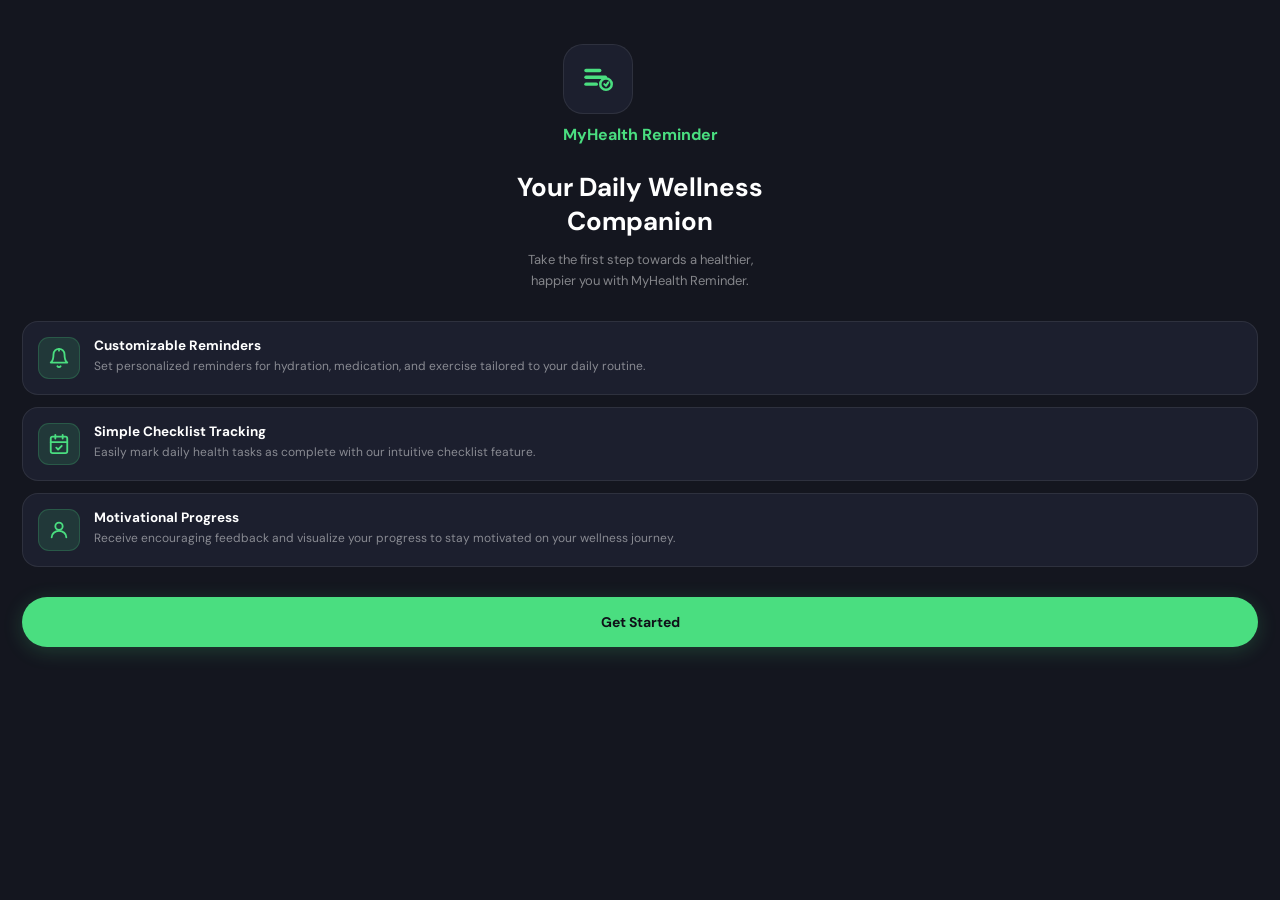
<file: index.html>
<!DOCTYPE html>
<html lang="en">
<head>
  <meta charset="UTF-8"/>
  <meta name="viewport" content="width=device-width,initial-scale=1,maximum-scale=1,user-scalable=no"/>
  <title>MyHealth Reminder</title>
  <link rel="stylesheet" href="style.css"/>
  <link href="https://fonts.googleapis.com/css2?family=DM+Sans:wght@400;500;600;700&family=Plus+Jakarta+Sans:wght@400;500;600;700&display=swap" rel="stylesheet"/>
  <style>
    .ob-screen {
      flex: 1; display: flex; flex-direction: column;
      align-items: center; padding: 44px 22px 32px;
      overflow-y: auto; -webkit-overflow-scrolling: touch;
    }
    .logo-wrap { margin-bottom: 26px; animation: fadeDown .5s ease both; }
    .logo-ico  {
      width: 70px; height: 70px; border-radius: 20px;
      background: var(--bg-card); border: 1px solid var(--border);
      display: flex; align-items: center; justify-content: center; color: var(--accent);
    }
    .app-name-ob { font-size: 16px; font-weight: 700; color: var(--accent); text-align: center; margin-top: 10px; }
    .headline  {
      font-size: clamp(20px,5vw,26px); font-weight: 700; color: var(--text);
      text-align: center; line-height: 1.3; margin-bottom: 10px;
      animation: fadeDown .5s .08s ease both;
    }
    .subline   { font-size: 13px; color: var(--muted); text-align: center; line-height: 1.65; margin-bottom: 30px; animation: fadeDown .5s .14s ease both; }
    .feats     { width: 100%; display: flex; flex-direction: column; gap: 12px; margin-bottom: 30px; }
    .feat-card {
      display: flex; align-items: flex-start; gap: 14px;
      background: var(--bg-card); border: 1px solid var(--border);
      border-radius: var(--r-lg); padding: 15px;
      transition: border-color var(--ease), transform var(--ease);
      animation: fadeUp .5s var(--d,.1s) ease both;
    }
    .feat-card:hover { border-color: rgba(74,222,128,.3); transform: translateY(-2px); }
    .feat-ico  {
      width: 42px; height: 42px; border-radius: 11px;
      background: var(--accent-g); border: 1px solid rgba(74,222,128,.2);
      display: flex; align-items: center; justify-content: center;
      color: var(--accent); flex-shrink: 0;
    }
    .feat-title { font-size: 13.5px; font-weight: 700; color: var(--text); display: block; margin-bottom: 3px; }
    .feat-desc  { font-size: 12px; color: var(--muted); line-height: 1.6; display: block; }
    #startBtn  { animation: fadeUp .5s .36s ease both; width: 100%; }
  </style>
</head>
<body>
<div class="app">
  <div class="ob-screen">
    <div class="logo-wrap">
      <div class="logo-ico">
        <svg width="32" height="32" viewBox="0 0 28 28" fill="none">
          <rect x="2" y="5" width="15" height="3" rx="1.5" fill="currentColor"/>
          <rect x="2" y="11" width="20" height="3" rx="1.5" fill="currentColor"/>
          <rect x="2" y="17" width="12" height="3" rx="1.5" fill="currentColor"/>
          <circle cx="21" cy="18.5" r="5" stroke="currentColor" stroke-width="2.2"/>
          <path d="M19.5 18.5L21 20L23 17" stroke="currentColor" stroke-width="1.8" stroke-linecap="round" stroke-linejoin="round"/>
        </svg>
      </div>
      <div class="app-name-ob">MyHealth Reminder</div>
    </div>

    <h1 class="headline">Your Daily Wellness<br/>Companion</h1>
    <p class="subline">Take the first step towards a healthier,<br/>happier you with MyHealth Reminder.</p>

    <div class="feats">
      <div class="feat-card" style="--d:.10s">
        <div class="feat-ico">
          <svg width="22" height="22" viewBox="0 0 24 24" fill="none"><path d="M18 8A6 6 0 006 8c0 7-3 9-3 9h18s-3-2-3-9" stroke="currentColor" stroke-width="2" stroke-linecap="round" stroke-linejoin="round"/><path d="M13.73 21a2 2 0 01-3.46 0" stroke="currentColor" stroke-width="2" stroke-linecap="round"/><line x1="12" y1="2" x2="12" y2="4" stroke="currentColor" stroke-width="2" stroke-linecap="round"/></svg>
        </div>
        <div>
          <span class="feat-title">Customizable Reminders</span>
          <span class="feat-desc">Set personalized reminders for hydration, medication, and exercise tailored to your daily routine.</span>
        </div>
      </div>
      <div class="feat-card" style="--d:.20s">
        <div class="feat-ico">
          <svg width="22" height="22" viewBox="0 0 24 24" fill="none"><rect x="3" y="4" width="18" height="18" rx="2" stroke="currentColor" stroke-width="2"/><path d="M16 2v4M8 2v4M3 10h18" stroke="currentColor" stroke-width="2" stroke-linecap="round"/><path d="M9 16l2 2 4-4" stroke="currentColor" stroke-width="2" stroke-linecap="round" stroke-linejoin="round"/></svg>
        </div>
        <div>
          <span class="feat-title">Simple Checklist Tracking</span>
          <span class="feat-desc">Easily mark daily health tasks as complete with our intuitive checklist feature.</span>
        </div>
      </div>
      <div class="feat-card" style="--d:.30s">
        <div class="feat-ico">
          <svg width="22" height="22" viewBox="0 0 24 24" fill="none"><circle cx="12" cy="8" r="4" stroke="currentColor" stroke-width="2"/><path d="M4 20c0-4 3.6-7 8-7s8 3 8 7" stroke="currentColor" stroke-width="2" stroke-linecap="round"/></svg>
        </div>
        <div>
          <span class="feat-title">Motivational Progress</span>
          <span class="feat-desc">Receive encouraging feedback and visualize your progress to stay motivated on your wellness journey.</span>
        </div>
      </div>
    </div>

    <button class="btn-primary" id="startBtn">Get Started</button>
  </div>
</div>

<script src="data.js"></script>
<script>
  /* If already logged in → go straight to dashboard */
  if (MH.auth.isLoggedIn()) {
    window.location.href = 'dashboard.html';
  }

  document.getElementById('startBtn').addEventListener('click', function (e) {
    MH.ripple(e.currentTarget, e);
    setTimeout(function () { MH.go('login.html'); }, 280);
  });
</script>
</body>
</html>
</file>
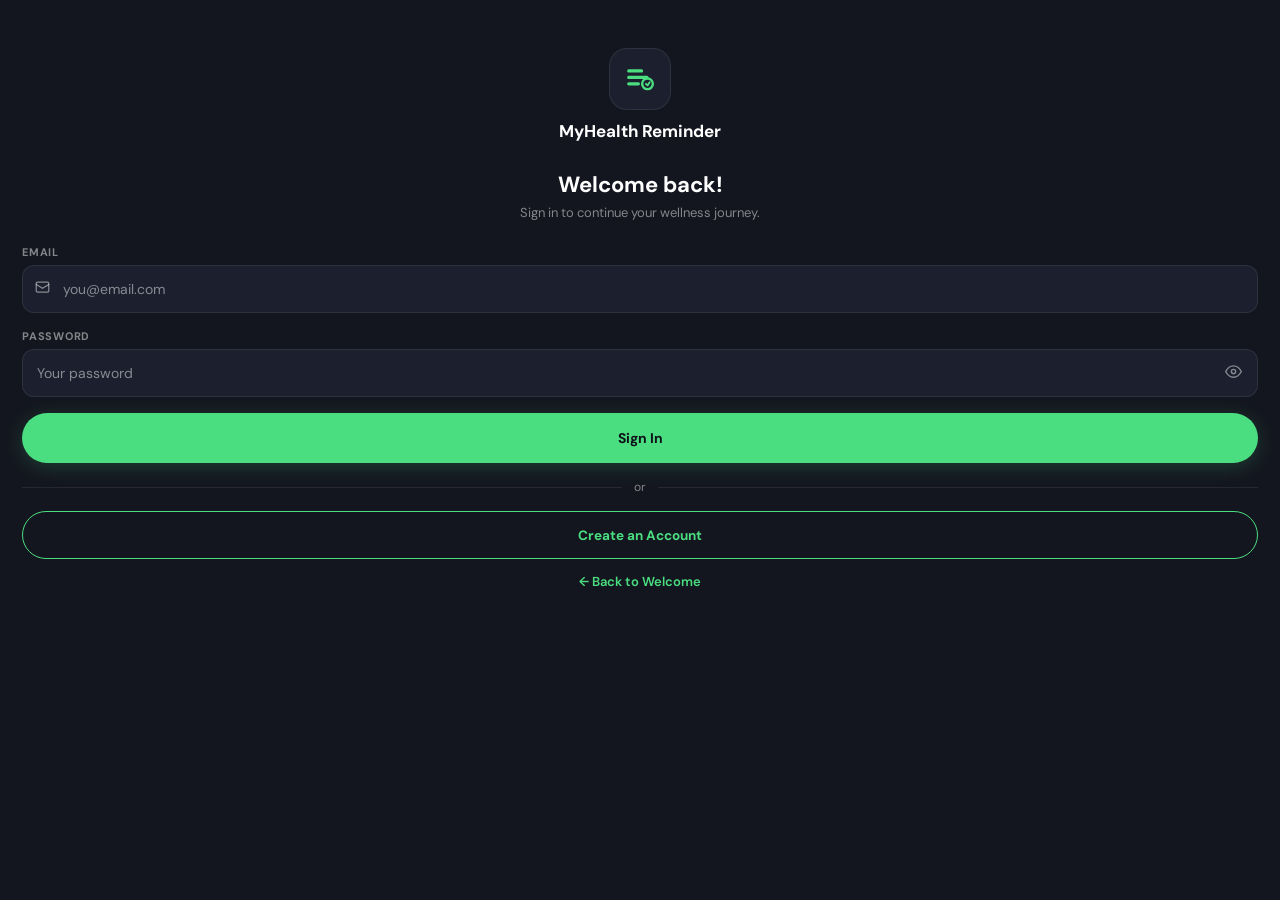
<file: dashboard.html>
<!DOCTYPE html>
<html lang="en">
<head>
  <meta charset="UTF-8"/>
  <meta name="viewport" content="width=device-width,initial-scale=1,maximum-scale=1,user-scalable=no"/>
  <title>Dashboard — MyHealth Reminder</title>
  <link rel="stylesheet" href="style.css"/>
  <link href="https://fonts.googleapis.com/css2?family=DM+Sans:wght@400;500;600;700&family=Plus+Jakarta+Sans:wght@400;500;600;700&display=swap" rel="stylesheet"/>
  <style>
    /* User greeting */
    .user-row { display:flex; align-items:center; gap:12px; padding:2px 16px 16px; }
    .avatar {
      width:42px; height:42px; border-radius:50%;
      background:#1D4ED8; display:flex; align-items:center; justify-content:center;
      font-size:16px; font-weight:700; color:#fff; flex-shrink:0;
    }
    .u-name { font-size:14px; font-weight:700; color:var(--text); }
    .u-sub  { font-size:11px; color:var(--muted); margin-top:2px; }

    /* Progress card */
    .prog-card {
      margin:0 16px 18px;
      background:linear-gradient(145deg,#0E3B26,#0A2818);
      border:1px solid rgba(74,222,128,.18);
      border-radius:var(--r-xl); padding:20px 18px;
      display:flex; flex-direction:column; align-items:center;
    }
    .prog-ring  { position:relative; width:88px; height:88px; margin-bottom:12px; }
    .prog-ring svg { transform:rotate(-90deg); }
    .prog-ring-track { fill:none; stroke:#1A4730; stroke-width:8; }
    .prog-ring-fill  { fill:none; stroke:var(--accent); stroke-width:8; stroke-linecap:round; transition:stroke-dashoffset 1s cubic-bezier(.4,0,.2,1); }
    .prog-lbl   { position:absolute; inset:0; display:flex; flex-direction:column; align-items:center; justify-content:center; }
    .prog-pct   { font-size:18px; font-weight:700; color:var(--text); line-height:1; }
    .prog-ach   { font-size:9px; color:var(--muted); margin-top:2px; }
    .prog-title { font-size:14px; font-weight:600; color:rgba(255,255,255,.85); margin-bottom:3px; }
    .prog-tasks { font-size:21px; font-weight:700; color:var(--accent); margin-bottom:6px; }
    .prog-quote { font-size:11px; color:rgba(255,255,255,.5); font-style:italic; text-align:center; line-height:1.5; }

    /* Add reminder btn */
    .add-btn {
      display:flex; align-items:center; justify-content:center; gap:8px;
      width:100%; height:50px; border:none; border-radius:var(--r-pill);
      background:var(--accent); color:#0F1118;
      font-family:var(--font); font-size:14px; font-weight:700;
      cursor:pointer; position:relative; overflow:hidden;
      transition:background var(--ease), box-shadow var(--ease), transform var(--ease);
      box-shadow:0 4px 18px rgba(74,222,128,.22);
    }
    .add-btn:hover  { background:#6EF09A; box-shadow:0 6px 26px rgba(74,222,128,.36); }
    .add-btn:active { transform:scale(.97); }

    .sec-block { margin-bottom:18px; }
  </style>
</head>
<body>
<div class="app">

  <!-- Top bar: logo + app name + menu -->
  <div class="app-bar">
    <div class="app-bar-left">
      <div class="app-bar-logo">
        <svg width="20" height="20" viewBox="0 0 28 28" fill="none"><rect x="2" y="5" width="15" height="3" rx="1.5" fill="currentColor"/><rect x="2" y="11" width="20" height="3" rx="1.5" fill="currentColor"/><rect x="2" y="17" width="12" height="3" rx="1.5" fill="currentColor"/><circle cx="21" cy="18.5" r="5" stroke="currentColor" stroke-width="2.2"/><path d="M19.5 18.5L21 20L23 17" stroke="currentColor" stroke-width="1.8" stroke-linecap="round" stroke-linejoin="round"/></svg>
      </div>
      <span class="app-bar-name">MyHealth Reminder</span>
    </div>
    <button class="icon-btn" id="menuBtn">
      <svg width="18" height="18" viewBox="0 0 24 24" fill="none"><circle cx="12" cy="5" r="1.5" fill="currentColor"/><circle cx="12" cy="12" r="1.5" fill="currentColor"/><circle cx="12" cy="19" r="1.5" fill="currentColor"/></svg>
    </button>
  </div>

  <!-- User greeting -->
  <div class="user-row">
    <div class="avatar" id="avatarEl">M</div>
    <div>
      <div class="u-name" id="userNameEl">Loading...</div>
      <div class="u-sub"  id="userSubEl">0 of 4 tasks completed today</div>
    </div>
  </div>

  <!-- Scrollable content -->
  <div class="screen">
    <div>

      <!-- Progress ring card -->
      <div class="prog-card">
        <div class="prog-ring">
          <svg width="88" height="88" viewBox="0 0 88 88">
            <circle class="prog-ring-track" cx="44" cy="44" r="36"/>
            <circle class="prog-ring-fill"  cx="44" cy="44" r="36" id="ringFill"
              stroke-dasharray="226.19" stroke-dashoffset="226.19"/>
          </svg>
          <div class="prog-lbl">
            <span class="prog-pct" id="ringPct">0%</span>
            <span class="prog-ach">Achieved</span>
          </div>
        </div>
        <div class="prog-title">Daily Progress</div>
        <div class="prog-tasks" id="progTasks">0/4 Tasks</div>
        <div class="prog-quote" id="progQuote">Consistency is the key to lasting wellness.</div>
      </div>

      <!-- Sections -->
      <div class="pad">

        <div class="sec-block">
          <div class="sec-hdr">Today's Reminders</div>
          <div class="card" id="reminderList"></div>
        </div>

        <div class="sec-block">
          <div class="sec-hdr">Daily Checklist</div>
          <div class="card" id="checkList"></div>
        </div>

        <button class="add-btn" id="addBtn">
          <svg width="16" height="16" viewBox="0 0 24 24" fill="none"><path d="M12 5v14M5 12h14" stroke="currentColor" stroke-width="2.5" stroke-linecap="round"/></svg>
          Add / Edit Reminders
        </button>

      </div>
    </div>
  </div><!-- /screen -->

  <!-- Bottom nav -->
  <nav class="bottom-nav">
    <button class="nav-btn active" onclick="MH.go('dashboard.html')">
      <svg width="20" height="20" viewBox="0 0 24 24" fill="none"><path d="M3 9.5L12 3l9 6.5V20a1 1 0 01-1 1H4a1 1 0 01-1-1V9.5z" stroke="currentColor" stroke-width="1.8" stroke-linejoin="round"/><path d="M9 21V12h6v9" stroke="currentColor" stroke-width="1.8" stroke-linejoin="round"/></svg>
      <span class="nav-lbl">Home</span>
    </button>
    <button class="nav-btn" onclick="MH.go('progress.html')">
      <svg width="20" height="20" viewBox="0 0 24 24" fill="none"><polyline points="22 12 18 12 15 21 9 3 6 12 2 12" stroke="currentColor" stroke-width="1.8" stroke-linecap="round" stroke-linejoin="round"/></svg>
      <span class="nav-lbl">Progress</span>
    </button>
    <button class="nav-btn" onclick="MH.go('settings.html')">
      <svg width="20" height="20" viewBox="0 0 24 24" fill="none"><circle cx="12" cy="12" r="3" stroke="currentColor" stroke-width="1.8"/><path d="M19.4 15a1.65 1.65 0 00.33 1.82l.06.06a2 2 0 010 2.83 2 2 0 01-2.83 0l-.06-.06a1.65 1.65 0 00-1.82-.33 1.65 1.65 0 00-1 1.51V21a2 2 0 01-4 0v-.09A1.65 1.65 0 009 19.4a1.65 1.65 0 00-1.82.33l-.06.06a2 2 0 01-2.83-2.83l.06-.06A1.65 1.65 0 004.68 15a1.65 1.65 0 00-1.51-1H3a2 2 0 010-4h.09A1.65 1.65 0 004.6 9a1.65 1.65 0 00-.33-1.82l-.06-.06a2 2 0 012.83-2.83l.06.06A1.65 1.65 0 009 4.68a1.65 1.65 0 001-1.51V3a2 2 0 014 0v.09a1.65 1.65 0 001 1.51 1.65 1.65 0 001.82-.33l.06-.06a2 2 0 012.83 2.83l-.06.06A1.65 1.65 0 0019.4 9a1.65 1.65 0 001.51 1H21a2 2 0 010 4h-.09a1.65 1.65 0 00-1.51 1z" stroke="currentColor" stroke-width="1.8"/></svg>
      <span class="nav-lbl">Settings</span>
    </button>
  </nav>

</div>

<!-- 3-dot quick-action sheet -->
<div class="overlay" id="menuOverlay">
  <div class="b-sheet">
    <div class="sheet-handle"></div>
    <div class="sheet-title">Quick Actions</div>
    <div class="sheet-item" id="si-addrem">
      <svg width="18" height="18" viewBox="0 0 24 24" fill="none"><path d="M12 5v14M5 12h14" stroke="currentColor" stroke-width="2" stroke-linecap="round"/></svg>
      Add New Reminder
    </div>
    <div class="sheet-item" id="si-reset">
      <svg width="18" height="18" viewBox="0 0 24 24" fill="none"><path d="M3 12a9 9 0 105.6-8.35" stroke="currentColor" stroke-width="2" stroke-linecap="round"/><polyline points="3 4 3 12 11 12" stroke="currentColor" stroke-width="2" stroke-linecap="round" stroke-linejoin="round"/></svg>
      Reset Today's Checklist
    </div>
    <div class="sheet-item" id="si-progress">
      <svg width="18" height="18" viewBox="0 0 24 24" fill="none"><polyline points="22 12 18 12 15 21 9 3 6 12 2 12" stroke="currentColor" stroke-width="1.8" stroke-linecap="round" stroke-linejoin="round"/></svg>
      View My Progress
    </div>
    <div class="sheet-item" id="si-settings">
      <svg width="18" height="18" viewBox="0 0 24 24" fill="none"><circle cx="12" cy="12" r="3" stroke="currentColor" stroke-width="2"/><path d="M19.4 15a1.65 1.65 0 00.33 1.82l.06.06a2 2 0 010 2.83 2 2 0 01-2.83 0l-.06-.06a1.65 1.65 0 00-1.82-.33 1.65 1.65 0 00-1 1.51V21a2 2 0 01-4 0v-.09A1.65 1.65 0 009 19.4a1.65 1.65 0 00-1.82.33l-.06.06a2 2 0 01-2.83-2.83l.06-.06A1.65 1.65 0 004.68 15a1.65 1.65 0 00-1.51-1H3a2 2 0 010-4h.09A1.65 1.65 0 004.6 9a1.65 1.65 0 00-.33-1.82l-.06-.06a2 2 0 012.83-2.83l.06.06A1.65 1.65 0 009 4.68a1.65 1.65 0 001-1.51V3a2 2 0 014 0v.09a1.65 1.65 0 001 1.51 1.65 1.65 0 001.82-.33l.06-.06a2 2 0 012.83 2.83l-.06.06A1.65 1.65 0 0019.4 9a1.65 1.65 0 001.51 1H21a2 2 0 010 4h-.09a1.65 1.65 0 00-1.51 1z" stroke="currentColor" stroke-width="1.8"/></svg>
      Settings
    </div>
    <div class="sheet-item danger" id="si-logout">
      <svg width="18" height="18" viewBox="0 0 24 24" fill="none"><path d="M9 21H5a2 2 0 01-2-2V5a2 2 0 012-2h4" stroke="currentColor" stroke-width="2" stroke-linecap="round"/><polyline points="16 17 21 12 16 7" stroke="currentColor" stroke-width="2" stroke-linecap="round" stroke-linejoin="round"/><line x1="21" y1="12" x2="9" y2="12" stroke="currentColor" stroke-width="2" stroke-linecap="round"/></svg>
      Sign Out
    </div>
  </div>
</div>

<script src="data.js"></script>
<script>
(function () {
  MH.auth.requireAuth();

  var ICONS = {
    hydration:  '<svg width="15" height="15" viewBox="0 0 24 24" fill="none"><path d="M12 2C12 2 5 10 5 15a7 7 0 0014 0C19 10 12 2 12 2z" stroke="currentColor" stroke-width="2"/></svg>',
    medication: '<svg width="15" height="15" viewBox="0 0 24 24" fill="none"><path d="M9 3h6v2H9zM7 5h10v2H7zM5 7h14v13a1 1 0 01-1 1H6a1 1 0 01-1-1V7z" stroke="currentColor" stroke-width="1.8" stroke-linejoin="round"/><path d="M12 11v6M9 14h6" stroke="currentColor" stroke-width="1.8" stroke-linecap="round"/></svg>',
    exercise:   '<svg width="15" height="15" viewBox="0 0 24 24" fill="none"><path d="M6 4v6l3 3-3 3v4M18 4v6l-3 3 3 3v4M3 9h4M17 9h4M3 15h4M17 15h4" stroke="currentColor" stroke-width="1.8" stroke-linecap="round"/></svg>'
  };

  var sess = MH.auth.getSession();
  document.getElementById('userNameEl').textContent = sess.name;
  document.getElementById('avatarEl').textContent   = sess.name.charAt(0).toUpperCase();
  document.getElementById('progQuote').textContent  = MH.getQuote();

  function renderReminders() {
    var list = MH.reminders.getAll();
    var el = document.getElementById('reminderList');
    if (!list.length) {
      el.innerHTML = '<div class="empty-state">No reminders yet.<br/><b>Tap "Add / Edit Reminders" below</b> to add your first one!</div>';
      return;
    }
    var html = '';
    for (var i = 0; i < list.length; i++) {
      var r = list[i];
      var ico = ICONS[r.type] || ICONS.hydration;
      var typeCap = r.type.charAt(0).toUpperCase() + r.type.slice(1);
      html += '<div class="rem-row">'
        + '<div class="rem-ico ' + r.type + '">' + ico + '</div>'
        + '<span class="rem-name">' + r.title + '</span>'
        + '<span class="tag ' + r.type + '">' + typeCap + '</span>'
        + '<span class="rem-time">' + MH.fmtTime(r.time) + '</span>'
        + '<button class="icon-del" onclick="delRem(\'' + r.id + '\')">'
        + '<svg width="13" height="13" viewBox="0 0 24 24" fill="none"><path d="M18 6L6 18M6 6l12 12" stroke="currentColor" stroke-width="2" stroke-linecap="round"/></svg>'
        + '</button></div>';
    }
    el.innerHTML = html;
  }

  function renderChecklist() {
    var list = MH.checklist.get();
    var html = '';
    for (var i = 0; i < list.length; i++) {
      var c = list[i];
      var ck = c.done
        ? '<svg width="11" height="11" viewBox="0 0 12 12" fill="none"><path d="M2 6l3 3 5-5" stroke="#0F1118" stroke-width="1.8" stroke-linecap="round" stroke-linejoin="round"/></svg>'
        : '';
      html += '<div class="chk-item" onclick="toggleCheck(\'' + c.id + '\')">'
        + '<div class="chk-box' + (c.done ? ' done' : '') + '">' + ck + '</div>'
        + '<span class="chk-lbl' + (c.done ? ' done' : '') + '">' + c.label + '</span>'
        + '</div>';
    }
    document.getElementById('checkList').innerHTML = html;
    updateProgress();
  }

  function updateProgress() {
    var p = MH.checklist.progress();
    var C = 226.19;
    var off = C - (p.pct / 100) * C;
    document.getElementById('ringFill').style.strokeDashoffset = off;
    document.getElementById('ringPct').textContent   = p.pct + '%';
    document.getElementById('progTasks').textContent = p.done + '/' + p.total + ' Tasks';
    document.getElementById('userSubEl').textContent = p.done + ' of ' + p.total + ' tasks completed today';
    /* Save to weekly history every time progress changes */
    MH.weeklyHistory.saveToday(p.pct);
  }

  window.toggleCheck = function (id) { MH.checklist.toggle(id); renderChecklist(); };
  window.delRem = function (id) { MH.reminders.delete(id); renderReminders(); MH.toast('Reminder removed.'); };

  /* 3-dot menu */
  var overlay = document.getElementById('menuOverlay');
  document.getElementById('menuBtn').onclick = function () { overlay.classList.add('open'); };
  overlay.onclick = function (e) { if (e.target === overlay) overlay.classList.remove('open'); };

  function closeMenu() { overlay.classList.remove('open'); }

  document.getElementById('si-addrem').onclick = function () { closeMenu(); MH.go('reminder.html'); };
  document.getElementById('si-reset').onclick  = function () { MH.checklist.reset(); renderChecklist(); MH.toast('Checklist reset!'); closeMenu(); };
  document.getElementById('si-progress').onclick = function () { closeMenu(); MH.go('progress.html'); };
  document.getElementById('si-settings').onclick = function () { closeMenu(); MH.go('settings.html'); };
  document.getElementById('si-logout').onclick   = function () { closeMenu(); MH.auth.logout(); };

  document.getElementById('addBtn').onclick = function (e) {
    MH.ripple(e.currentTarget, e);
    setTimeout(function () { MH.go('reminder.html'); }, 200);
  };

  /* Initial render */
  renderReminders();
  renderChecklist();
  setTimeout(updateProgress, 80);
}());
</script>
</body>
</html>
</file>
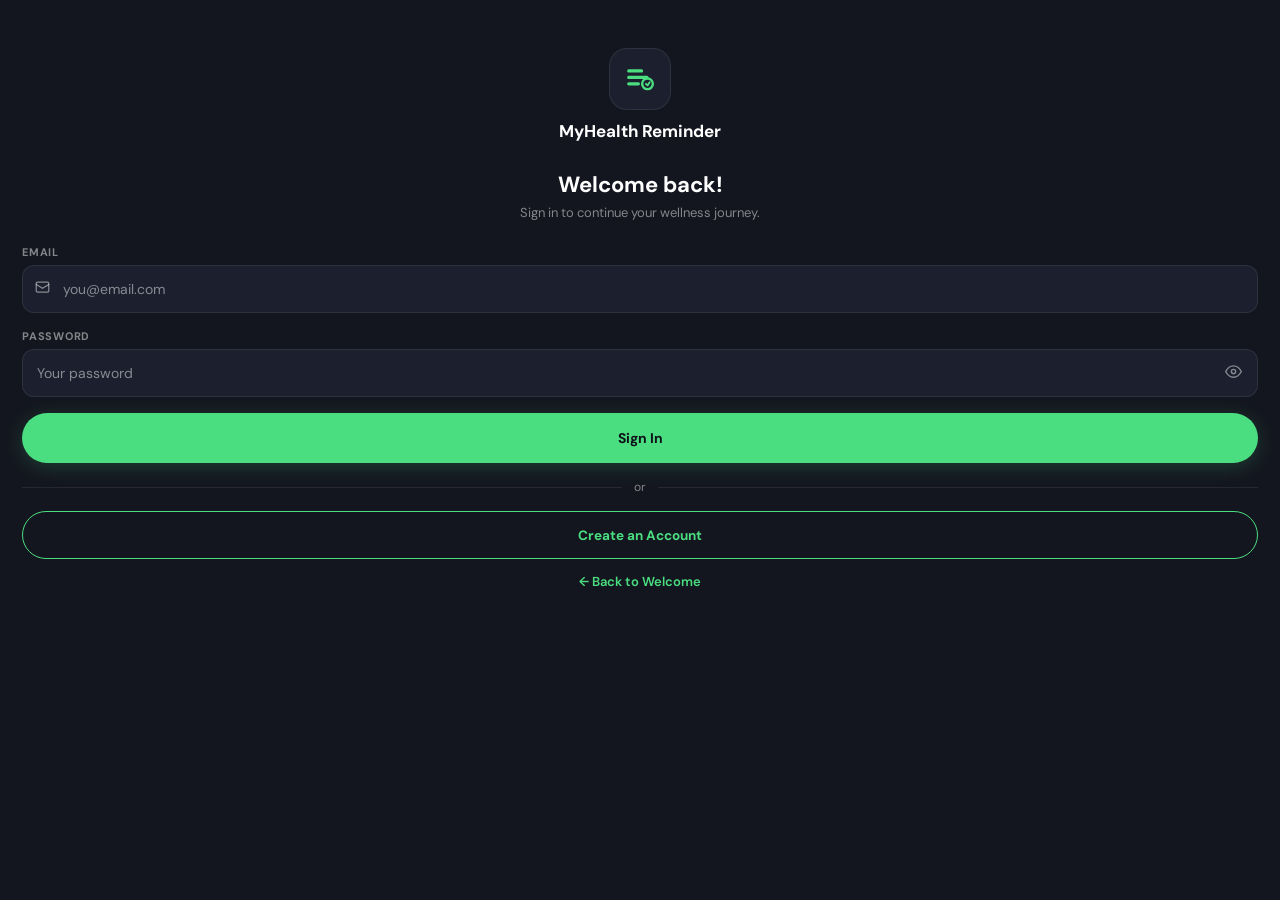
<file: login.html>
<!DOCTYPE html>
<html lang="en">
<head>
  <meta charset="UTF-8"/>
  <meta name="viewport" content="width=device-width,initial-scale=1,maximum-scale=1,user-scalable=no"/>
  <title>Login — MyHealth Reminder</title>
  <link rel="stylesheet" href="style.css"/>
  <link href="https://fonts.googleapis.com/css2?family=DM+Sans:wght@400;500;600;700&family=Plus+Jakarta+Sans:wght@400;500;600;700&display=swap" rel="stylesheet"/>
</head>
<body>
<div class="app">
  <div class="auth-screen">

    <div class="auth-logo">
      <div class="auth-logo-ico">
        <svg width="30" height="30" viewBox="0 0 28 28" fill="none">
          <rect x="2" y="5" width="15" height="3" rx="1.5" fill="currentColor"/>
          <rect x="2" y="11" width="20" height="3" rx="1.5" fill="currentColor"/>
          <rect x="2" y="17" width="12" height="3" rx="1.5" fill="currentColor"/>
          <circle cx="21" cy="18.5" r="5" stroke="currentColor" stroke-width="2.2"/>
          <path d="M19.5 18.5L21 20L23 17" stroke="currentColor" stroke-width="1.8" stroke-linecap="round" stroke-linejoin="round"/>
        </svg>
      </div>
      <span class="auth-app-nm">MyHealth Reminder</span>
    </div>

    <h1 class="auth-title">Welcome back!</h1>
    <p class="auth-sub">Sign in to continue your wellness journey.</p>

    <div class="auth-form">
      <div class="form-group">
        <label class="form-lbl">Email</label>
        <div class="input-icon-wrap">
          <span class="input-icon">
            <svg width="15" height="15" viewBox="0 0 24 24" fill="none"><rect x="2" y="4" width="20" height="16" rx="2" stroke="currentColor" stroke-width="2"/><path d="M2 8l10 6 10-6" stroke="currentColor" stroke-width="2" stroke-linecap="round"/></svg>
          </span>
          <input class="form-input" id="fEmail" type="email" inputmode="email" placeholder="you@email.com" autocomplete="email"/>
        </div>
        <p class="err-msg" id="emailErr">Please enter a valid email.</p>
      </div>

      <div class="form-group">
        <label class="form-lbl">Password</label>
        <div class="pw-wrap">
          <input class="form-input" id="fPass" type="password" placeholder="Your password" autocomplete="current-password" style="padding-right:46px"/>
          <button class="pw-tog" id="pwTog" type="button">
            <svg width="17" height="17" viewBox="0 0 24 24" fill="none"><path d="M1 12s4-8 11-8 11 8 11 8-4 8-11 8-11-8-11-8z" stroke="currentColor" stroke-width="2"/><circle cx="12" cy="12" r="3" stroke="currentColor" stroke-width="2"/></svg>
          </button>
        </div>
        <p class="err-msg" id="passErr">Incorrect email or password.</p>
      </div>

      <div style="margin-top:4px">
        <button class="btn-primary" id="loginBtn">Sign In</button>
      </div>

      <div class="divider">or</div>

      <button class="btn-outline" id="goSignup">Create an Account</button>

      <div class="auth-foot" style="margin-top:14px">
        <a id="goBack">← Back to Welcome</a>
      </div>
    </div>
  </div>
</div>

<script src="data.js"></script>
<script>
  /* Redirect if already logged in */
  if (MH.auth.isLoggedIn()) { window.location.href = 'dashboard.html'; }

  /* Password toggle */
  document.getElementById('pwTog').onclick = function () {
    var inp = document.getElementById('fPass');
    inp.type = inp.type === 'password' ? 'text' : 'password';
  };

  /* Navigation */
  document.getElementById('goSignup').onclick = function () { MH.go('signup.html'); };
  document.getElementById('goBack').onclick    = function () { MH.go('index.html'); };

  /* Login */
  function doLogin() {
    var email = document.getElementById('fEmail').value.trim();
    var pass  = document.getElementById('fPass').value;
    var eErr  = document.getElementById('emailErr');
    var pErr  = document.getElementById('passErr');
    eErr.classList.remove('show');
    pErr.classList.remove('show');

    var ok = true;
    if (!email || email.indexOf('@') === -1) { eErr.classList.add('show'); ok = false; }
    if (!pass) {
      pErr.textContent = 'Password is required.';
      pErr.classList.add('show'); ok = false;
    }
    if (!ok) return;

    var res = MH.auth.login(email, pass);
    if (!res.ok) {
      pErr.textContent = res.msg;
      pErr.classList.add('show');
      return;
    }
    MH.toast('Welcome back, ' + res.user.name.split(' ')[0] + '!');
    setTimeout(function () { window.location.href = 'dashboard.html'; }, 500);
  }

  document.getElementById('loginBtn').onclick = function (e) {
    MH.ripple(e.currentTarget, e);
    doLogin();
  };

  /* Enter key */
  document.getElementById('fEmail').onkeydown = function (e) { if (e.key === 'Enter') doLogin(); };
  document.getElementById('fPass').onkeydown  = function (e) { if (e.key === 'Enter') doLogin(); };
</script>
</body>
</html>
</file>
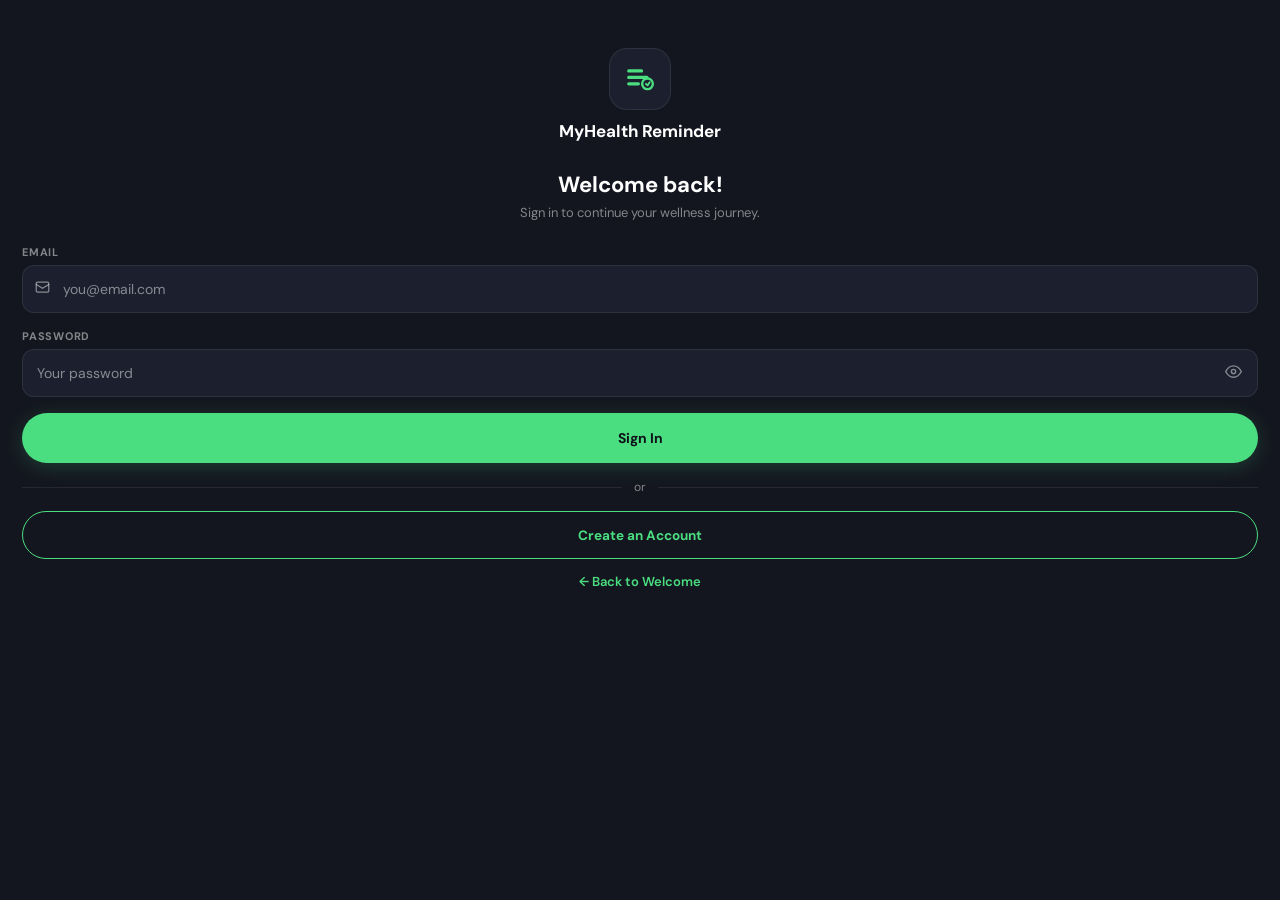
<file: progress.html>
<!DOCTYPE html>
<html lang="en">
<head>
  <meta charset="UTF-8"/>
  <meta name="viewport" content="width=device-width,initial-scale=1,maximum-scale=1,user-scalable=no"/>
  <title>Progress — MyHealth Reminder</title>
  <link rel="stylesheet" href="style.css"/>
  <link href="https://fonts.googleapis.com/css2?family=DM+Sans:wght@400;500;600;700&family=Plus+Jakarta+Sans:wght@400;500;600;700&display=swap" rel="stylesheet"/>
  <style>
    /* ── Overall progress card ── */
    .ov-card {
      margin: 0 16px 16px;
      background: var(--bg-card); border: 1px solid var(--border);
      border-radius: var(--r-xl); padding: 18px 16px;
    }
    .ov-top { display: flex; align-items: center; gap: 16px; }
    .big-pct {
      width: 76px; height: 76px; border-radius: 50%;
      background: var(--accent-g); border: 3px solid var(--accent);
      display: flex; flex-direction: column;
      align-items: center; justify-content: center; flex-shrink: 0;
    }
    .big-n { font-size: 20px; font-weight: 700; color: var(--accent); line-height: 1; }
    .big-l { font-size: 9px;  color: var(--muted); margin-top: 2px; }
    .ov-right { flex: 1; min-width: 0; }
    .ov-ttl  { font-size: 13px; font-weight: 700; color: var(--text); margin-bottom: 4px; }
    .ov-desc { font-size: 12px; color: var(--muted); line-height: 1.55; }

    /* ── Streak card ── */
    .streak-card {
      margin: 0 16px 16px;
      background: linear-gradient(135deg, #0E3B26, #0A2818);
      border: 1px solid rgba(74,222,128,.22);
      border-radius: var(--r-lg); padding: 16px 18px;
    }
    .streak-title { font-size: 13px; font-weight: 700; color: rgba(255,255,255,.88); margin-bottom: 3px; }
    .streak-sub   { font-size: 11px; color: rgba(255,255,255,.48); margin-bottom: 10px; }
    .streak-val   {
      display: flex; align-items: center; gap: 8px;
      font-size: 30px; font-weight: 700; color: var(--accent);
    }

    /* ══════════════════════════════
       WEEKLY BAR CHART — matches screenshot style
    ══════════════════════════════ */
    .chart-card {
      margin: 0 16px 16px;
      background: var(--bg-card); border: 1px solid var(--border);
      border-radius: var(--r-lg); padding: 16px 16px 12px;
    }
    .chart-ttl { font-size: 13px; font-weight: 700; color: var(--text); margin-bottom: 3px; }
    .chart-sub { font-size: 11px; color: var(--muted); margin-bottom: 16px; }

    /* The chart area itself */
    .wk-chart {
      display: flex;
      align-items: flex-end;
      gap: 7px;
      height: 140px;        /* fixed chart height */
      padding-bottom: 0;
    }

    /* Each day column */
    .wk-col {
      flex: 1;
      display: flex;
      flex-direction: column;
      align-items: center;
      height: 100%;
      gap: 0;
    }

    /* The bar container — takes up all height except the label row */
    .wk-bar-wrap {
      flex: 1;
      width: 100%;
      display: flex;
      align-items: flex-end;  /* bars grow from bottom */
      justify-content: center;
    }

    /* The actual visible bar */
    .wk-bar {
      width: 100%;
      max-width: 36px;
      border-radius: 5px 5px 3px 3px;
      background: var(--accent);
      opacity: 0.82;
      min-height: 4px;           /* always show a tiny sliver even for 0% */
      transition: height 1.1s cubic-bezier(0.4, 0, 0.2, 1);
    }

    /* Today's bar is brighter */
    .wk-bar.today { opacity: 1; }

    /* Future days — very faint placeholder */
    .wk-bar.future {
      background: rgba(255,255,255,0.07);
      opacity: 1;
    }

    /* 0% past days — dim bar to show the day existed but nothing was done */
    .wk-bar.empty {
      background: rgba(74,222,128,0.18);
      opacity: 1;
    }

    /* Day label row */
    .wk-label {
      font-size: 10px; font-weight: 600;
      color: var(--muted);
      margin-top: 8px;
      text-align: center;
      flex-shrink: 0;
    }
    .wk-label.today { color: var(--accent); font-weight: 700; }

    /* ── Category breakdown ── */
    .cat-card {
      margin: 0 16px 16px;
      background: var(--bg-card); border: 1px solid var(--border);
      border-radius: var(--r-lg); padding: 16px 18px;
    }
    .cat-row { display: flex; align-items: center; gap: 10px; margin-bottom: 12px; }
    .cat-row:last-child { margin-bottom: 0; }
    .cat-ico {
      width: 30px; height: 30px; border-radius: 8px;
      display: flex; align-items: center; justify-content: center; flex-shrink: 0;
    }
    .cat-ico.hydration  { background: rgba(146,64,14,.28); color: #FCD34D; }
    .cat-ico.medication { background: rgba(30,58,138,.28);  color: #93C5FD; }
    .cat-ico.exercise   { background: rgba(20,83,45,.28);   color: var(--accent); }
    .cat-info { flex: 1; min-width: 0; }
    .cat-nm   { font-size: 12.5px; font-weight: 600; color: var(--text); margin-bottom: 5px; }
    .cat-bar  { height: 6px; background: rgba(255,255,255,.08); border-radius: 3px; overflow: hidden; }
    .cat-fill { height: 100%; border-radius: 3px; transition: width 1s ease; }
    .cat-fill.hydration  { background: #FCD34D; }
    .cat-fill.medication { background: #93C5FD; }
    .cat-fill.exercise   { background: var(--accent); }
    .cat-pct  { font-size: 12px; font-weight: 700; color: var(--text); width: 34px; text-align: right; flex-shrink: 0; }

    /* ── Recent completions ── */
    .recent-card {
      margin: 0 16px 16px;
      background: var(--bg-card); border: 1px solid var(--border);
      border-radius: var(--r-lg); padding: 16px 18px;
    }
    .rc-row { display: flex; align-items: center; gap: 10px; padding: 10px 0; border-bottom: 1px solid var(--border); }
    .rc-row:last-child { border-bottom: none; }
    .rc-ico {
      width: 34px; height: 34px; border-radius: 50%;
      background: var(--bg-card2); display: flex;
      align-items: center; justify-content: center; color: var(--accent); flex-shrink: 0;
    }
    .rc-info { flex: 1; min-width: 0; }
    .rc-name { font-size: 12.5px; font-weight: 600; color: var(--text); overflow: hidden; text-overflow: ellipsis; white-space: nowrap; }
    .rc-time { font-size: 11px; color: var(--muted); margin-top: 2px; }
    .rc-done { color: var(--accent); flex-shrink: 0; }

    /* ── Daily quote card ── */
    .quote-card {
      margin: 0 16px 16px;
      background: var(--accent-g); border: 1px solid rgba(74,222,128,.25);
      border-radius: var(--r-lg); padding: 16px 18px;
      display: flex; align-items: flex-start; gap: 12px;
    }
    .q-ico { color: var(--accent); flex-shrink: 0; margin-top: 2px; }
    .q-txt { font-size: 13px; font-style: italic; color: var(--accent); font-weight: 600; line-height: 1.6; }
    .q-date { font-size: 10px; color: rgba(74,222,128,.6); margin-top: 6px; font-style: normal; }

    /* ── Daily tips card ── */
    .tips-card {
      margin: 0 16px 16px;
      background: var(--bg-card); border: 1px solid var(--border);
      border-radius: var(--r-lg); padding: 16px 18px;
    }
    .tips-hdr {
      display: flex; align-items: center; justify-content: space-between;
      margin-bottom: 12px;
    }
    .tips-date { font-size: 10px; color: var(--muted); font-weight: 600; }
    .tip-row { display: flex; align-items: flex-start; gap: 10px; padding: 9px 0; border-bottom: 1px solid var(--border); }
    .tip-row:last-child { border-bottom: none; }
    .tip-n {
      width: 22px; height: 22px; border-radius: 50%;
      background: var(--accent); color: #0F1118;
      font-size: 11px; font-weight: 700;
      display: flex; align-items: center; justify-content: center;
      flex-shrink: 0; margin-top: 1px;
    }
    .tip-t { font-size: 12.5px; color: var(--soft); line-height: 1.55; }
  </style>
</head>
<body>
<div class="app">

  <div class="app-bar">
    <div class="app-bar-left">
      <span class="app-bar-title">My Progress</span>
    </div>
    <button class="icon-btn" id="menuBtn">
      <svg width="18" height="18" viewBox="0 0 24 24" fill="none">
        <circle cx="12" cy="5"  r="1.5" fill="currentColor"/>
        <circle cx="12" cy="12" r="1.5" fill="currentColor"/>
        <circle cx="12" cy="19" r="1.5" fill="currentColor"/>
      </svg>
    </button>
  </div>

  <div class="screen">
    <div style="padding-bottom:28px">

      <!-- ── Overall progress ── -->
      <div class="ov-card">
        <div class="sec-hdr" style="margin-bottom:14px">Overall Progress</div>
        <div class="ov-top">
          <div class="big-pct">
            <span class="big-n" id="ovPct">0%</span>
            <span class="big-l">Achieved</span>
          </div>
          <div class="ov-right">
            <div class="ov-ttl"  id="ovMsg">Let's start!</div>
            <div class="ov-desc" id="ovDesc">Complete your daily tasks to build healthy habits.</div>
          </div>
        </div>
      </div>

      <!-- ── Current streak ── -->
      <div class="streak-card">
        <div class="streak-title">Current Streak</div>
        <div class="streak-sub">Days of consistent task completion.</div>
        <div class="streak-val">
          <svg width="24" height="24" viewBox="0 0 24 24" fill="none">
            <path d="M13 2L3 14h9l-1 8 10-12h-9l1-8z" stroke="currentColor" stroke-width="2" stroke-linecap="round" stroke-linejoin="round"/>
          </svg>
          <span id="streakVal">0 Days</span>
        </div>
      </div>

      <!-- ── Weekly bar chart ── -->
      <div class="chart-card">
        <div class="chart-ttl">Weekly Task Completion</div>
        <div class="chart-sub">Overview of tasks completed each day.</div>
        <!-- Bars rendered by JS -->
        <div class="wk-chart" id="wkChart"></div>
      </div>

      <!-- ── Category breakdown ── -->
      <div class="cat-card">
        <div class="sec-hdr" style="margin-bottom:14px">By Category</div>
        <div id="catBreak"></div>
      </div>

      <!-- ── Recent completions ── -->
      <div class="recent-card">
        <div class="sec-hdr" style="margin-bottom:4px">Recent Completions</div>
        <div id="recentList"></div>
      </div>

      <!-- ── Daily quote (changes every day) ── -->
      <div class="quote-card">
        <div class="q-ico">
          <svg width="20" height="20" viewBox="0 0 24 24" fill="none">
            <path d="M3 21c3 0 7-1 7-8V5c0-1.25-.756-2.017-2-2H4c-1.25 0-2 .75-2 1.972V11c0 1.25.75 2 2 2 1 0 1 0 1 1v1c0 1-1 2-2 2s-1 .008-1 1.031V20c0 1 0 1 1 1z" fill="currentColor" opacity=".4"/>
            <path d="M15 21c3 0 7-1 7-8V5c0-1.25-.757-2.017-2-2h-4c-1.25 0-2 .75-2 1.972V11c0 1.25.75 2 2 2h.75c0 2.25.25 4-2.75 4v3c0 1 0 1 1 1z" fill="currentColor" opacity=".4"/>
          </svg>
        </div>
        <div>
          <div class="q-txt"  id="quoteEl"></div>
          <div class="q-date" id="quoteDateEl"></div>
        </div>
      </div>

      <!-- ── Daily wellness tips (change every weekday) ── -->
      <div class="tips-card">
        <div class="tips-hdr">
          <div class="sec-hdr" style="margin-bottom:0">Today's Wellness Tips</div>
          <div class="tips-date" id="tipsDayEl"></div>
        </div>
        <div id="tipsList"></div>
      </div>

    </div>
  </div><!-- /screen -->

  <!-- ── Bottom nav ── -->
  <nav class="bottom-nav">
    <button class="nav-btn" onclick="MH.go('dashboard.html')">
      <svg width="20" height="20" viewBox="0 0 24 24" fill="none"><path d="M3 9.5L12 3l9 6.5V20a1 1 0 01-1 1H4a1 1 0 01-1-1V9.5z" stroke="currentColor" stroke-width="1.8" stroke-linejoin="round"/><path d="M9 21V12h6v9" stroke="currentColor" stroke-width="1.8" stroke-linejoin="round"/></svg>
      <span class="nav-lbl">Home</span>
    </button>
    <button class="nav-btn active">
      <svg width="20" height="20" viewBox="0 0 24 24" fill="none"><polyline points="22 12 18 12 15 21 9 3 6 12 2 12" stroke="currentColor" stroke-width="1.8" stroke-linecap="round" stroke-linejoin="round"/></svg>
      <span class="nav-lbl">Progress</span>
    </button>
    <button class="nav-btn" onclick="MH.go('settings.html')">
      <svg width="20" height="20" viewBox="0 0 24 24" fill="none"><circle cx="12" cy="12" r="3" stroke="currentColor" stroke-width="1.8"/><path d="M19.4 15a1.65 1.65 0 00.33 1.82l.06.06a2 2 0 010 2.83 2 2 0 01-2.83 0l-.06-.06a1.65 1.65 0 00-1.82-.33 1.65 1.65 0 00-1 1.51V21a2 2 0 01-4 0v-.09A1.65 1.65 0 009 19.4a1.65 1.65 0 00-1.82.33l-.06.06a2 2 0 01-2.83-2.83l.06-.06A1.65 1.65 0 004.68 15a1.65 1.65 0 00-1.51-1H3a2 2 0 010-4h.09A1.65 1.65 0 004.6 9a1.65 1.65 0 00-.33-1.82l-.06-.06a2 2 0 012.83-2.83l.06.06A1.65 1.65 0 009 4.68a1.65 1.65 0 001-1.51V3a2 2 0 014 0v.09a1.65 1.65 0 001 1.51 1.65 1.65 0 001.82-.33l.06-.06a2 2 0 012.83 2.83l-.06.06A1.65 1.65 0 0019.4 9a1.65 1.65 0 001.51 1H21a2 2 0 010 4h-.09a1.65 1.65 0 00-1.51 1z" stroke="currentColor" stroke-width="1.8"/></svg>
      <span class="nav-lbl">Settings</span>
    </button>
  </nav>

</div><!-- /app -->

<!-- ── 3-dot menu sheet ── -->
<div class="overlay" id="menuOverlay">
  <div class="b-sheet">
    <div class="sheet-handle"></div>
    <div class="sheet-title">Progress Options</div>
    <div class="sheet-item" id="si-reset">
      <svg width="18" height="18" viewBox="0 0 24 24" fill="none"><path d="M3 12a9 9 0 105.6-8.35" stroke="currentColor" stroke-width="2" stroke-linecap="round"/><polyline points="3 4 3 12 11 12" stroke="currentColor" stroke-width="2" stroke-linecap="round" stroke-linejoin="round"/></svg>
      Reset Today's Progress
    </div>
    <div class="sheet-item danger" id="si-logout">
      <svg width="18" height="18" viewBox="0 0 24 24" fill="none"><path d="M9 21H5a2 2 0 01-2-2V5a2 2 0 012-2h4" stroke="currentColor" stroke-width="2" stroke-linecap="round"/><polyline points="16 17 21 12 16 7" stroke="currentColor" stroke-width="2" stroke-linecap="round" stroke-linejoin="round"/><line x1="21" y1="12" x2="9" y2="12" stroke="currentColor" stroke-width="2" stroke-linecap="round"/></svg>
      Sign Out
    </div>
  </div>
</div>

<script src="data.js"></script>
<script>
(function () {
  MH.auth.requireAuth();

  /* ── Overall progress ── */
  var p = MH.checklist.progress();
  document.getElementById('ovPct').textContent = p.pct + '%';

  var msgs;
  if      (p.pct >= 80) msgs = ["You're doing great!",  "Keep up the excellent work towards your wellness goals."];
  else if (p.pct >= 50) msgs = ["Good progress!",        "You're halfway there. Keep pushing forward!"];
  else if (p.pct >= 20) msgs = ["Keep going!",            "Every task completed brings you closer to your goal."];
  else                  msgs = ["Let's start!",           "Complete your daily tasks to build healthy habits."];
  document.getElementById('ovMsg').textContent  = msgs[0];
  document.getElementById('ovDesc').textContent = msgs[1];

  /* ── Streak ── */
  var strDays = MH.streak.update();
  document.getElementById('streakVal').textContent = strDays + (strDays === 1 ? ' Day' : ' Days');

  /* ════════════════════════════════════════
     WEEKLY BAR CHART
     • Bars grow from the bottom
     • Height proportional to % of the tallest bar this week
     • Past days with 0%  → dim green placeholder bar
     • Future days         → very faint grey bar
     • Today               → bright full-opacity bar
  ════════════════════════════════════════ */
  var weekly  = MH.weeklyHistory.getThisWeek();
  var CHART_H = 110; /* pixel height of the bar area (inside .wk-bar-wrap) */

  /* Find highest value among non-future days for scaling */
  var maxVal = 0;
  for (var i = 0; i < weekly.length; i++) {
    if (!weekly[i].isFuture && weekly[i].val > maxVal) maxVal = weekly[i].val;
  }
  /* If nobody has done anything yet, use 100 so bars render at their natural ratio */
  if (maxVal === 0) maxVal = 100;

  var chartHtml = '';
  for (var j = 0; j < weekly.length; j++) {
    var d = weekly[j];

    /* Calculate bar height in pixels */
    var barH;
    if (d.isFuture) {
      barH = CHART_H; /* full height ghost bar for future days */
    } else if (d.val === 0) {
      barH = 6; /* tiny sliver for days with no completion */
    } else {
      barH = Math.max(8, Math.round((d.val / maxVal) * CHART_H));
    }

    /* CSS class for colour */
    var barCls = 'wk-bar';
    if (d.isFuture)       barCls += ' future';
    else if (d.val === 0) barCls += ' empty';
    else if (d.isToday)   barCls += ' today';

    var labelCls = 'wk-label' + (d.isToday ? ' today' : '');

    chartHtml +=
      '<div class="wk-col">'
      + '<div class="wk-bar-wrap">'
      +   '<div class="' + barCls + '" style="height:' + barH + 'px"></div>'
      + '</div>'
      + '<div class="' + labelCls + '">' + d.day + '</div>'
      + '</div>';
  }
  document.getElementById('wkChart').innerHTML = chartHtml;

  /* ── Category breakdown ── */
  var cats = [
    { type:'hydration',  label:'Hydration',
      pct: p.pct > 0 ? Math.min(100, p.pct + 10) : 0,
      ico:'<svg width="13" height="13" viewBox="0 0 24 24" fill="none"><path d="M12 2C12 2 5 10 5 15a7 7 0 0014 0C19 10 12 2 12 2z" stroke="currentColor" stroke-width="2"/></svg>' },
    { type:'medication', label:'Medication',
      pct: p.pct > 0 ? Math.min(100, p.pct + 5)  : 0,
      ico:'<svg width="13" height="13" viewBox="0 0 24 24" fill="none"><path d="M9 3h6v2H9zM7 5h10v2H7zM5 7h14v13H5V7z" stroke="currentColor" stroke-width="1.8" stroke-linejoin="round"/></svg>' },
    { type:'exercise',   label:'Exercise',
      pct: p.pct > 0 ? Math.max(0, p.pct - 10)   : 0,
      ico:'<svg width="13" height="13" viewBox="0 0 24 24" fill="none"><path d="M6 4v6l3 3-3 3v4M18 4v6l-3 3 3 3v4" stroke="currentColor" stroke-width="1.8" stroke-linecap="round"/></svg>' }
  ];
  var catHtml = '';
  for (var k = 0; k < cats.length; k++) {
    var c = cats[k];
    catHtml += '<div class="cat-row">'
      + '<div class="cat-ico ' + c.type + '">' + c.ico + '</div>'
      + '<div class="cat-info"><div class="cat-nm">' + c.label + '</div>'
      + '<div class="cat-bar"><div class="cat-fill ' + c.type + '" style="width:' + c.pct + '%"></div></div></div>'
      + '<div class="cat-pct">' + c.pct + '%</div>'
      + '</div>';
  }
  document.getElementById('catBreak').innerHTML = catHtml;

  /* ── Recent completions ── */
  var hist = MH.history.get();
  var rcEl = document.getElementById('recentList');
  if (!hist.length) {
    rcEl.innerHTML = '<div class="empty-state">No completions recorded yet.<br/>Check off tasks on the <b>Home</b> screen!</div>';
  } else {
    var rcHtml = '';
    var shown = Math.min(hist.length, 6);
    for (var m = 0; m < shown; m++) {
      var h = hist[m];
      rcHtml += '<div class="rc-row">'
        + '<div class="rc-ico"><svg width="14" height="14" viewBox="0 0 24 24" fill="none"><path d="M12 2C12 2 5 10 5 15a7 7 0 0014 0C19 10 12 2 12 2z" stroke="currentColor" stroke-width="2"/></svg></div>'
        + '<div class="rc-info"><div class="rc-name">' + h.label + '</div><div class="rc-time">' + MH.fmtRelative(h.ts) + '</div></div>'
        + '<div class="rc-done"><svg width="16" height="16" viewBox="0 0 24 24" fill="none"><path d="M22 11.08V12a10 10 0 11-5.93-9.14" stroke="currentColor" stroke-width="2" stroke-linecap="round"/><polyline points="22 4 12 14.01 9 11.01" stroke="currentColor" stroke-width="2" stroke-linecap="round" stroke-linejoin="round"/></svg></div>'
        + '</div>';
    }
    rcEl.innerHTML = rcHtml;
  }

  /* ── Daily quote (changes every calendar day) ── */
  var now = new Date();
  var dayNames = ['Sunday','Monday','Tuesday','Wednesday','Thursday','Friday','Saturday'];
  var monthNames = ['Jan','Feb','Mar','Apr','May','Jun','Jul','Aug','Sep','Oct','Nov','Dec'];
  var dateLabel = dayNames[now.getDay()] + ', ' + monthNames[now.getMonth()] + ' ' + now.getDate();

  document.getElementById('quoteEl').textContent   = MH.getDailyQuote();
  document.getElementById('quoteDateEl').textContent = dateLabel;

  /* ── Daily tips (change each weekday) ── */
  var tips = MH.getDailyTips();
  document.getElementById('tipsDayEl').textContent = dayNames[now.getDay()];
  var tipsHtml = '';
  for (var t = 0; t < tips.length; t++) {
    tipsHtml += '<div class="tip-row">'
      + '<div class="tip-n">' + (t + 1) + '</div>'
      + '<div class="tip-t">' + tips[t] + '</div>'
      + '</div>';
  }
  document.getElementById('tipsList').innerHTML = tipsHtml;

  /* ── Menu ── */
  var overlay = document.getElementById('menuOverlay');
  document.getElementById('menuBtn').onclick = function () { overlay.classList.add('open'); };
  overlay.onclick = function (e) { if (e.target === overlay) overlay.classList.remove('open'); };
  document.getElementById('si-reset').onclick = function () {
    MH.checklist.reset();
    MH.weeklyHistory.saveToday(0);
    MH.toast('Progress reset!');
    overlay.classList.remove('open');
    setTimeout(function () { window.location.reload(); }, 400);
  };
  document.getElementById('si-logout').onclick = function () { MH.auth.logout(); };
}());
</script>
</body>
</html>
</file>
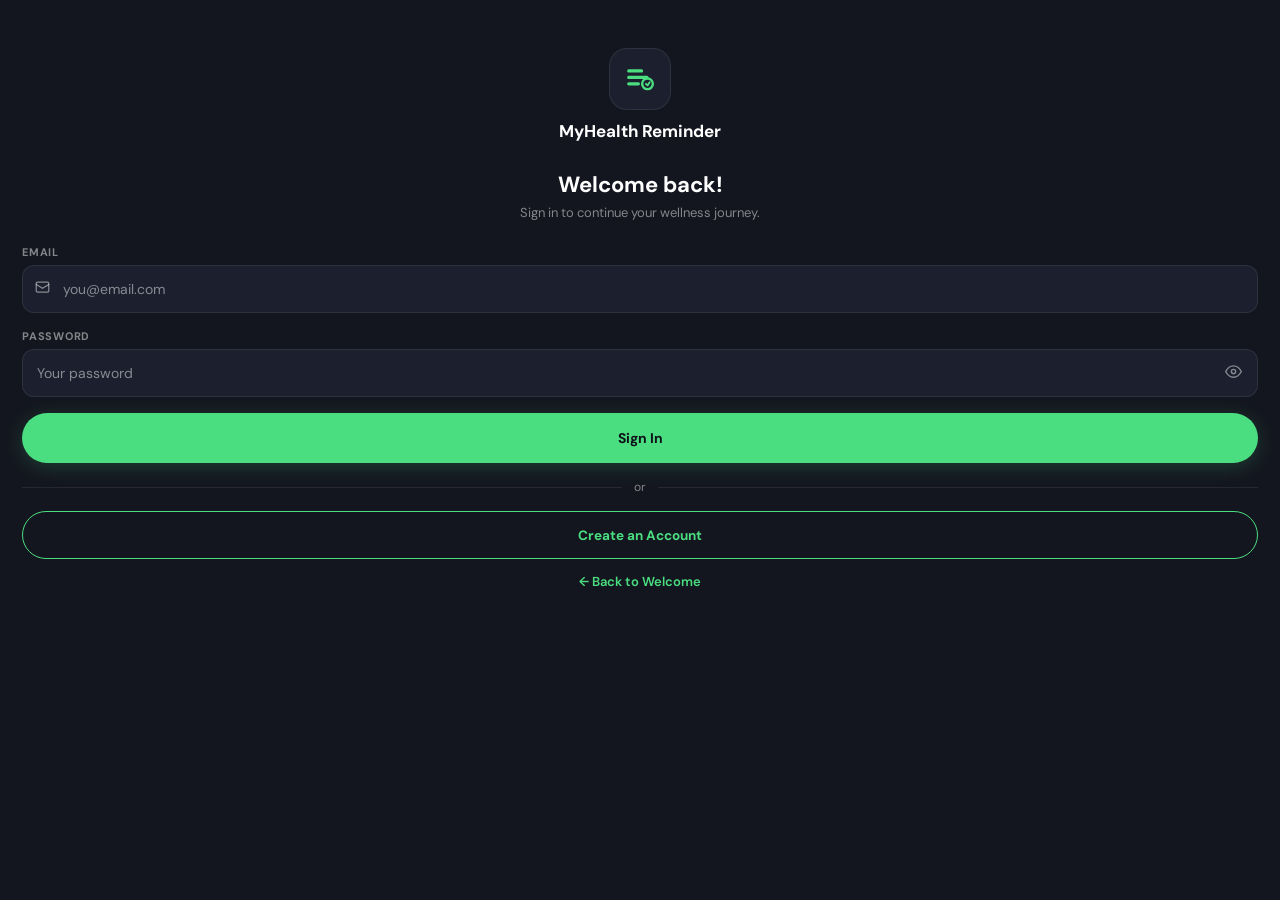
<file: reminder.html>
<!DOCTYPE html>
<html lang="en">
<head>
  <meta charset="UTF-8"/>
  <meta name="viewport" content="width=device-width,initial-scale=1,maximum-scale=1,user-scalable=no"/>
  <title>Reminders — MyHealth Reminder</title>
  <link rel="stylesheet" href="style.css"/>
  <link href="https://fonts.googleapis.com/css2?family=DM+Sans:wght@400;500;600;700&family=Plus+Jakarta+Sans:wght@400;500;600;700&display=swap" rel="stylesheet"/>
  <style>
    .rem-mgmt-row {
      display:flex; align-items:center; gap:10px;
      background:var(--bg-card); border:1px solid var(--border);
      border-radius:var(--r-md); padding:12px 14px; margin-bottom:8px;
      transition:border-color var(--ease);
    }
    .rem-mgmt-row:hover { border-color:rgba(74,222,128,.22); }
    .r-dot { width:9px; height:9px; border-radius:50%; flex-shrink:0; }
    .r-dot.hydration  { background:#FCD34D; }
    .r-dot.medication { background:#93C5FD; }
    .r-dot.exercise   { background:var(--accent); }
    .r-info { flex:1; min-width:0; }
    .r-name { font-size:13px; font-weight:600; color:var(--text); }
    .r-meta { font-size:11px; color:var(--muted); margin-top:2px; }
    .r-edit { background:none; border:none; color:var(--muted); cursor:pointer; padding:4px; border-radius:6px; transition:color var(--ease); }
    .r-edit:hover { color:var(--accent); }
    .r-del  { background:none; border:none; color:var(--muted); cursor:pointer; padding:4px; border-radius:6px; transition:color var(--ease); }
    .r-del:hover { color:#F87171; }
    .add-toggle {
      display:flex; align-items:center; justify-content:center; gap:8px;
      width:100%; height:44px;
      border:1.5px dashed rgba(74,222,128,.35);
      border-radius:var(--r-md); background:var(--accent-g);
      color:var(--accent); font-family:var(--font); font-size:13px; font-weight:700;
      cursor:pointer; margin-bottom:16px;
      transition:background var(--ease), border-color var(--ease);
    }
    .add-toggle:hover { background:rgba(74,222,128,.22); border-color:rgba(74,222,128,.55); }
    .form-panel {
      background:var(--bg-card); border:1px solid var(--border);
      border-radius:var(--r-lg); padding:18px 16px; margin-bottom:20px;
      display:none; animation:fadeUp .3s ease both;
    }
    .form-panel.open { display:block; }
    .fp-title {
      font-size:13.5px; font-weight:700; color:var(--text);
      margin-bottom:14px; padding-bottom:12px; border-bottom:1px solid var(--border);
    }
    .edit-banner {
      display:none; align-items:center; gap:8px;
      background:rgba(74,222,128,.1); border:1px solid rgba(74,222,128,.22);
      border-radius:var(--r-md); padding:9px 14px; margin-bottom:12px;
      font-size:12px; font-weight:600; color:var(--accent);
    }
    .edit-banner.show { display:flex; }
    .p-ico-wrap {
      width:30px; height:30px; border-radius:8px;
      display:flex; align-items:center; justify-content:center; margin-bottom:5px;
    }
    .p-ico-wrap.hydration  { background:rgba(146,64,14,.28); color:#FCD34D; }
    .p-ico-wrap.medication { background:rgba(30,58,138,.28);  color:#93C5FD; }
    .p-ico-wrap.exercise   { background:rgba(20,83,45,.28);   color:var(--accent); }
    .p-ico-wrap.custom     { background:rgba(255,255,255,.08); color:var(--muted); }
  </style>
</head>
<body>
<div class="app">

  <div class="back-bar">
    <button class="back-btn" onclick="MH.go('dashboard.html')">
      <svg width="16" height="16" viewBox="0 0 24 24" fill="none"><path d="M19 12H5M12 5l-7 7 7 7" stroke="currentColor" stroke-width="2" stroke-linecap="round" stroke-linejoin="round"/></svg>
    </button>
    <span class="back-title">Add / Edit Reminders</span>
  </div>

  <div class="screen">
    <div class="pad">

      <!-- Edit banner -->
      <div class="edit-banner" id="editBanner">
        <svg width="14" height="14" viewBox="0 0 24 24" fill="none"><path d="M11 4H4a2 2 0 00-2 2v14a2 2 0 002 2h14a2 2 0 002-2v-7" stroke="currentColor" stroke-width="2" stroke-linecap="round"/><path d="M18.5 2.5a2.121 2.121 0 013 3L12 15l-4 1 1-4 9.5-9.5z" stroke="currentColor" stroke-width="2" stroke-linecap="round" stroke-linejoin="round"/></svg>
        <span id="editBannerTxt">Editing reminder</span>
        <button style="margin-left:auto;background:none;border:none;color:var(--muted);cursor:pointer;font-size:12px;font-family:var(--font)" onclick="cancelEdit()">Cancel</button>
      </div>

      <!-- List -->
      <div class="sec-hdr" style="margin-bottom:10px">Your Reminders</div>
      <div id="mgmtList"></div>

      <!-- Toggle -->
      <button class="add-toggle" id="addToggle" onclick="toggleForm()">
        <svg width="14" height="14" viewBox="0 0 24 24" fill="none"><path d="M12 5v14M5 12h14" stroke="currentColor" stroke-width="2.5" stroke-linecap="round"/></svg>
        Add New Reminder
      </button>

      <!-- Form -->
      <div class="form-panel" id="formPanel">
        <div class="fp-title" id="fpTitle">New Reminder</div>

        <div class="form-group">
          <label class="form-lbl">Reminder Title</label>
          <input class="form-input" id="fTitle" type="text" placeholder="e.g. Morning Hydration Goal"/>
          <p class="err-msg" id="titleErr">Please enter a title.</p>
        </div>

        <div class="form-group">
          <label class="form-lbl">Reminder Type</label>
          <div class="toggle-grp" id="typeGrp">
            <button class="tog-btn on"  data-v="hydration"  onclick="selType('hydration')">Hydration</button>
            <button class="tog-btn"     data-v="medication" onclick="selType('medication')">Medication</button>
            <button class="tog-btn"     data-v="exercise"   onclick="selType('exercise')">Exercise</button>
          </div>
        </div>

        <div class="form-group">
          <label class="form-lbl">Quick Presets</label>
          <div class="preset-grid">
            <div class="preset-card on" data-p="water" onclick="applyPreset('water')">
              <div class="p-ico-wrap hydration"><svg width="13" height="13" viewBox="0 0 24 24" fill="none"><path d="M12 2C12 2 5 10 5 15a7 7 0 0014 0C19 10 12 2 12 2z" stroke="currentColor" stroke-width="2"/></svg></div>
              <div class="preset-card-title">Daily Water Goal</div>
              <div class="preset-card-desc">Drink 8 glasses of water every day</div>
            </div>
            <div class="preset-card" data-p="meds" onclick="applyPreset('meds')">
              <div class="p-ico-wrap medication"><svg width="13" height="13" viewBox="0 0 24 24" fill="none"><path d="M9 3h6v2H9zM7 5h10v2H7zM5 7h14v13H5V7z" stroke="currentColor" stroke-width="1.8" stroke-linejoin="round"/></svg></div>
              <div class="preset-card-title">Morning Medication</div>
              <div class="preset-card-desc">Take your medication after breakfast</div>
            </div>
            <div class="preset-card" data-p="stretch" onclick="applyPreset('stretch')">
              <div class="p-ico-wrap exercise"><svg width="13" height="13" viewBox="0 0 24 24" fill="none"><path d="M6 4v6l3 3-3 3v4M18 4v6l-3 3 3 3v4" stroke="currentColor" stroke-width="1.8" stroke-linecap="round"/></svg></div>
              <div class="preset-card-title">Evening Stretch</div>
              <div class="preset-card-desc">10-minute stretch before bed</div>
            </div>
            <div class="preset-card" data-p="custom" onclick="applyPreset('custom')">
              <div class="p-ico-wrap custom"><svg width="13" height="13" viewBox="0 0 24 24" fill="none"><path d="M12 5v14M5 12h14" stroke="currentColor" stroke-width="2" stroke-linecap="round"/></svg></div>
              <div class="preset-card-title">Custom</div>
              <div class="preset-card-desc">Build your own reminder</div>
            </div>
          </div>
        </div>

        <div class="form-group">
          <label class="form-lbl">Time</label>
          <div class="input-icon-wrap">
            <span class="input-icon"><svg width="14" height="14" viewBox="0 0 24 24" fill="none"><circle cx="12" cy="12" r="9" stroke="currentColor" stroke-width="1.8"/><path d="M12 7v5l3 3" stroke="currentColor" stroke-width="1.8" stroke-linecap="round"/></svg></span>
            <input class="form-input" id="fTime" type="time" value="09:00"/>
          </div>
        </div>

        <div class="form-group">
          <label class="form-lbl">Frequency</label>
          <div class="toggle-grp" id="freqGrp">
            <button class="tog-btn on" data-v="Daily"   onclick="selFreq('Daily')">Daily</button>
            <button class="tog-btn"    data-v="Weekly"  onclick="selFreq('Weekly')">Weekly</button>
            <button class="tog-btn"    data-v="Monthly" onclick="selFreq('Monthly')">Monthly</button>
          </div>
        </div>

        <div class="form-group" id="daysGrp" style="display:none">
          <label class="form-lbl">Repeat on Days</label>
          <div class="toggle-grp">
            <button class="tog-btn" data-v="Mon" onclick="togDay(this)">Mon</button>
            <button class="tog-btn" data-v="Tue" onclick="togDay(this)">Tue</button>
            <button class="tog-btn" data-v="Wed" onclick="togDay(this)">Wed</button>
            <button class="tog-btn" data-v="Thu" onclick="togDay(this)">Thu</button>
            <button class="tog-btn" data-v="Fri" onclick="togDay(this)">Fri</button>
            <button class="tog-btn" data-v="Sat" onclick="togDay(this)">Sat</button>
            <button class="tog-btn" data-v="Sun" onclick="togDay(this)">Sun</button>
          </div>
        </div>

        <div class="form-group">
          <label class="form-lbl">Priority</label>
          <select class="form-select" id="fPriority">
            <option value="normal">Normal</option>
            <option value="high">High</option>
            <option value="low">Low</option>
          </select>
        </div>

        <div class="form-group">
          <label class="form-lbl">Notification Tone</label>
          <div class="tone-row" onclick="document.getElementById('toneOpts').classList.toggle('open')">
            <div class="tone-left">
              <svg width="14" height="14" viewBox="0 0 24 24" fill="none"><path d="M18 8A6 6 0 006 8c0 7-3 9-3 9h18s-3-2-3-9" stroke="currentColor" stroke-width="1.8" stroke-linecap="round" stroke-linejoin="round"/></svg>
              <span id="toneLbl">Chime</span>
            </div>
            <svg width="12" height="12" viewBox="0 0 12 12" fill="none"><path d="M3 4.5L6 7.5L9 4.5" stroke="currentColor" stroke-width="1.5" stroke-linecap="round"/></svg>
          </div>
          <div class="tone-opts" id="toneOpts">
            <div class="tone-opt sel" onclick="selTone('Chime',this)">Chime <svg class="tone-chk" width="13" height="13" viewBox="0 0 24 24" fill="none"><path d="M5 12l5 5L19 7" stroke="currentColor" stroke-width="2" stroke-linecap="round"/></svg></div>
            <div class="tone-opt" onclick="selTone('Bell',this)">Bell</div>
            <div class="tone-opt" onclick="selTone('Alert',this)">Alert</div>
            <div class="tone-opt" onclick="selTone('Soft Ping',this)">Soft Ping</div>
            <div class="tone-opt" onclick="selTone('Vibrate Only',this)">Vibrate Only</div>
          </div>
        </div>

        <div class="form-group">
          <label class="form-lbl">Notes (optional)</label>
          <textarea class="form-input" id="fNotes" rows="2" placeholder="Any extra notes..."></textarea>
        </div>

        <button class="btn-primary" id="saveBtn" onclick="saveReminder()">
          <svg width="14" height="14" viewBox="0 0 24 24" fill="none"><path d="M19 21H5a2 2 0 01-2-2V5a2 2 0 012-2h11l5 5v11a2 2 0 01-2 2z" stroke="currentColor" stroke-width="2" stroke-linejoin="round"/><polyline points="17 21 17 13 7 13 7 21" stroke="currentColor" stroke-width="2" stroke-linejoin="round"/></svg>
          Save Reminder
        </button>
        <button class="btn-ghost" onclick="cancelEdit()" style="margin-top:6px">Cancel</button>
      </div>

    </div>
  </div>

</div>

<script src="data.js"></script>
<script>
(function () {
  MH.auth.requireAuth();

  var editId = null;
  var curType = 'hydration';
  var curFreq = 'Daily';
  var curTone = 'Chime';
  var selDays = [];

  var PRESETS = {
    water:   { title:'Morning Hydration Goal', type:'hydration',  time:'08:00', freq:'Daily'  },
    meds:    { title:'Morning Medication',     type:'medication', time:'09:30', freq:'Daily'  },
    stretch: { title:'Evening Stretch',        type:'exercise',   time:'20:00', freq:'Daily'  },
    custom:  { title:'',                       type:'hydration',  time:'09:00', freq:'Daily'  }
  };

  function renderList() {
    var list = MH.reminders.getAll();
    var el = document.getElementById('mgmtList');
    if (!list.length) {
      el.innerHTML = '<div class="empty-state">No reminders yet.<br/><b>Tap "Add New Reminder" below</b> to create your first one!</div>';
      return;
    }
    var html = '';
    for (var i = 0; i < list.length; i++) {
      var r = list[i];
      var tc = r.type.charAt(0).toUpperCase() + r.type.slice(1);
      html += '<div class="rem-mgmt-row">'
        + '<div class="r-dot ' + r.type + '"></div>'
        + '<div class="r-info"><div class="r-name">' + r.title + '</div>'
        + '<div class="r-meta">' + tc + ' · ' + MH.fmtTime(r.time) + ' · ' + r.freq + '</div></div>'
        + '<button class="r-edit" onclick="startEdit(\'' + r.id + '\')">'
        + '<svg width="14" height="14" viewBox="0 0 24 24" fill="none"><path d="M11 4H4a2 2 0 00-2 2v14a2 2 0 002 2h14a2 2 0 002-2v-7" stroke="currentColor" stroke-width="2" stroke-linecap="round"/><path d="M18.5 2.5a2.121 2.121 0 013 3L12 15l-4 1 1-4 9.5-9.5z" stroke="currentColor" stroke-width="2" stroke-linecap="round" stroke-linejoin="round"/></svg>'
        + '</button>'
        + '<button class="r-del" onclick="delR(\'' + r.id + '\')">'
        + '<svg width="14" height="14" viewBox="0 0 24 24" fill="none"><polyline points="3 6 5 6 21 6" stroke="currentColor" stroke-width="2" stroke-linecap="round"/><path d="M19 6l-1 14H6L5 6" stroke="currentColor" stroke-width="2" stroke-linecap="round"/><path d="M10 11v6M14 11v6M9 6V4h6v2" stroke="currentColor" stroke-width="2" stroke-linecap="round"/></svg>'
        + '</button></div>';
    }
    el.innerHTML = html;
  }

  window.selType = function (v) {
    curType = v;
    var btns = document.getElementById('typeGrp').querySelectorAll('.tog-btn');
    for (var i = 0; i < btns.length; i++) btns[i].classList.toggle('on', btns[i].getAttribute('data-v') === v);
  };
  window.selFreq = function (v) {
    curFreq = v;
    var btns = document.getElementById('freqGrp').querySelectorAll('.tog-btn');
    for (var i = 0; i < btns.length; i++) btns[i].classList.toggle('on', btns[i].getAttribute('data-v') === v);
    document.getElementById('daysGrp').style.display = v === 'Weekly' ? 'block' : 'none';
  };
  window.togDay = function (btn) {
    btn.classList.toggle('on');
    var v = btn.getAttribute('data-v');
    var idx = selDays.indexOf(v);
    if (idx > -1) selDays.splice(idx, 1); else selDays.push(v);
  };
  window.selTone = function (name, el) {
    curTone = name;
    document.getElementById('toneLbl').textContent = name;
    var opts = document.querySelectorAll('.tone-opt');
    for (var i = 0; i < opts.length; i++) {
      opts[i].classList.toggle('sel', opts[i] === el);
      var chk = opts[i].querySelector('.tone-chk');
      if (chk) chk.remove();
    }
    el.insertAdjacentHTML('beforeend', '<svg class="tone-chk" width="13" height="13" viewBox="0 0 24 24" fill="none"><path d="M5 12l5 5L19 7" stroke="currentColor" stroke-width="2" stroke-linecap="round"/></svg>');
    document.getElementById('toneOpts').classList.remove('open');
  };
  window.applyPreset = function (k) {
    var cards = document.querySelectorAll('.preset-card');
    for (var i = 0; i < cards.length; i++) cards[i].classList.toggle('on', cards[i].getAttribute('data-p') === k);
    var p = PRESETS[k];
    if (p.title) document.getElementById('fTitle').value = p.title;
    selType(p.type);
    document.getElementById('fTime').value = p.time;
    selFreq(p.freq);
  };

  window.toggleForm = function () {
    var panel = document.getElementById('formPanel');
    if (panel.classList.contains('open')) { cancelEdit(); return; }
    editId = null; resetForm(); panel.classList.add('open');
    document.getElementById('fpTitle').textContent = 'New Reminder';
    document.getElementById('addToggle').innerHTML = '<svg width="14" height="14" viewBox="0 0 24 24" fill="none"><path d="M18 6L6 18M6 6l12 12" stroke="currentColor" stroke-width="2" stroke-linecap="round"/></svg> Close';
    panel.scrollIntoView({ behavior: 'smooth', block: 'start' });
  };

  window.startEdit = function (id) {
    var list = MH.reminders.getAll();
    var r = null;
    for (var i = 0; i < list.length; i++) { if (list[i].id === id) { r = list[i]; break; } }
    if (!r) return;
    editId = id;
    document.getElementById('fTitle').value    = r.title;
    document.getElementById('fTime').value     = r.time;
    document.getElementById('fNotes').value    = r.notes || '';
    document.getElementById('fPriority').value = r.priority || 'normal';
    selType(r.type); selFreq(r.freq || 'Daily');
    curTone = r.tone || 'Chime';
    document.getElementById('toneLbl').textContent = curTone;
    document.getElementById('editBannerTxt').textContent = 'Editing: ' + r.title;
    document.getElementById('editBanner').classList.add('show');
    document.getElementById('formPanel').classList.add('open');
    document.getElementById('fpTitle').textContent = 'Edit Reminder';
    document.getElementById('addToggle').innerHTML = '<svg width="14" height="14" viewBox="0 0 24 24" fill="none"><path d="M18 6L6 18M6 6l12 12" stroke="currentColor" stroke-width="2" stroke-linecap="round"/></svg> Close';
    document.getElementById('formPanel').scrollIntoView({ behavior: 'smooth', block: 'start' });
  };

  window.cancelEdit = function () {
    editId = null;
    document.getElementById('formPanel').classList.remove('open');
    document.getElementById('editBanner').classList.remove('show');
    document.getElementById('addToggle').innerHTML = '<svg width="14" height="14" viewBox="0 0 24 24" fill="none"><path d="M12 5v14M5 12h14" stroke="currentColor" stroke-width="2.5" stroke-linecap="round"/></svg> Add New Reminder';
    resetForm();
  };

  function resetForm() {
    document.getElementById('fTitle').value    = '';
    document.getElementById('fTime').value     = '09:00';
    document.getElementById('fNotes').value    = '';
    document.getElementById('fPriority').value = 'normal';
    document.getElementById('titleErr').classList.remove('show');
    selType('hydration'); selFreq('Daily'); curTone = 'Chime';
    document.getElementById('toneLbl').textContent = 'Chime';
    var cards = document.querySelectorAll('.preset-card');
    for (var i = 0; i < cards.length; i++) cards[i].classList.toggle('on', i === 0);
  }

  window.delR = function (id) {
    if (!confirm('Delete this reminder?')) return;
    MH.reminders.delete(id); renderList();
    MH.toast('Reminder deleted.');
  };

  window.saveReminder = function () {
    var title = document.getElementById('fTitle').value.trim();
    var errEl = document.getElementById('titleErr');
    errEl.classList.remove('show');
    if (!title) { errEl.classList.add('show'); document.getElementById('fTitle').focus(); return; }

    var r = {
      id:       editId || ('r' + Date.now()),
      title:    title,
      type:     curType,
      time:     document.getElementById('fTime').value,
      freq:     curFreq,
      tone:     curTone,
      notes:    document.getElementById('fNotes').value.trim(),
      priority: document.getElementById('fPriority').value,
      days:     selDays.slice(),
      enabled:  true
    };

    if (editId) { MH.reminders.update(r); }
    else        { MH.reminders.add(r); }

    var btn = document.getElementById('saveBtn');
    btn.textContent = editId ? '✓ Updated!' : '✓ Saved!';
    btn.style.background = '#22C55E';
    MH.toast(editId ? 'Reminder updated!' : 'Reminder added!');
    setTimeout(function () {
      cancelEdit(); renderList();
      btn.textContent = 'Save Reminder';
      btn.style.background = '';
    }, 900);
  };

  renderList();
}());
</script>
</body>
</html>
</file>
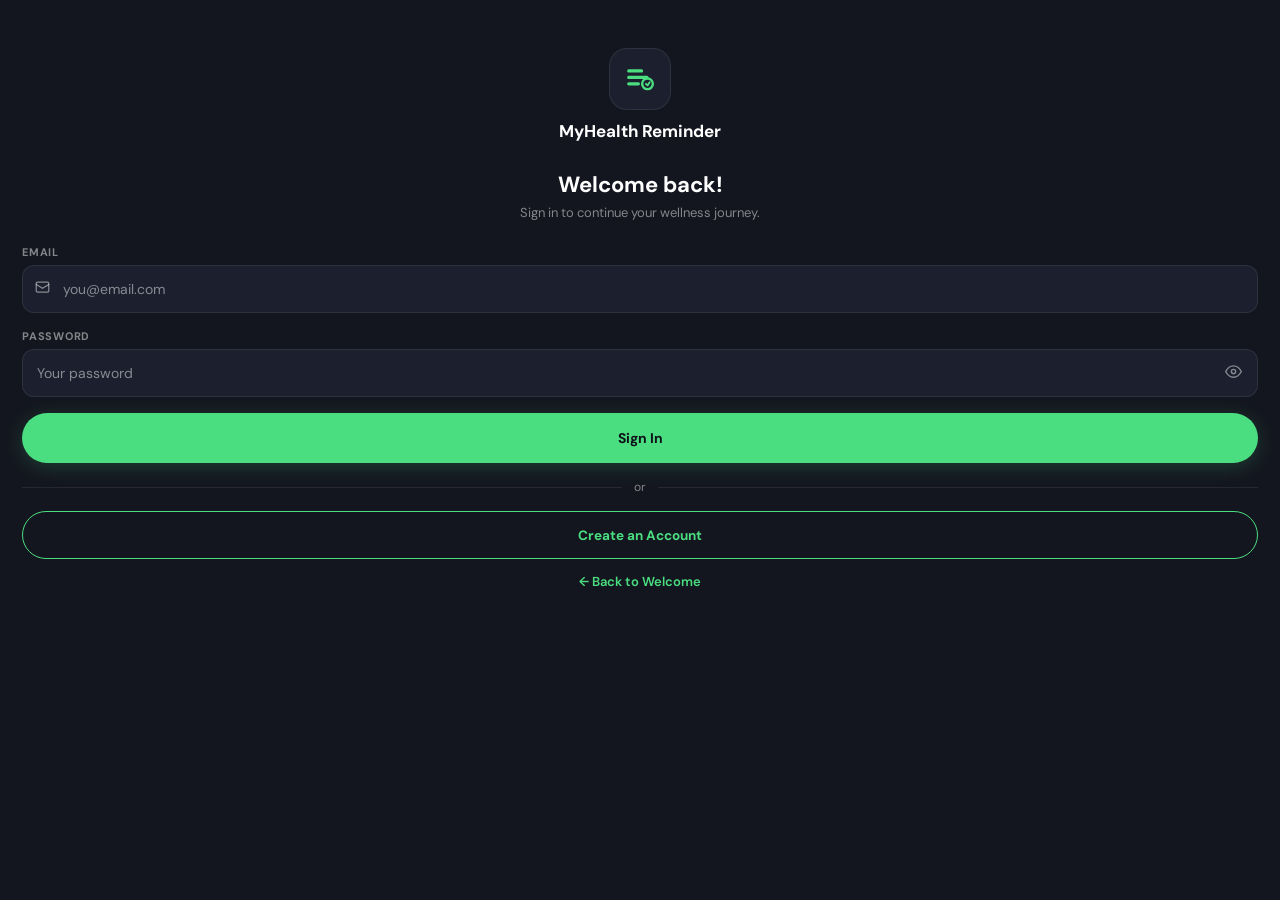
<file: settings.html>
<!DOCTYPE html>
<html lang="en">
<head>
  <meta charset="UTF-8"/>
  <meta name="viewport" content="width=device-width,initial-scale=1,maximum-scale=1,user-scalable=no"/>
  <title>Settings — MyHealth Reminder</title>
  <link rel="stylesheet" href="style.css"/>
  <link href="https://fonts.googleapis.com/css2?family=DM+Sans:wght@400;500;600;700&family=Plus+Jakarta+Sans:wght@400;500;600;700&display=swap" rel="stylesheet"/>
  <style>
    .prof-card {
      background:var(--bg-card); border:1px solid var(--border);
      border-radius:var(--r-xl); padding:18px 16px;
      display:flex; align-items:center; gap:14px; margin:0 16px 20px;
      cursor:pointer; transition:border-color var(--ease);
    }
    .prof-card:hover { border-color:rgba(74,222,128,.3); }
    .av-lg {
      width:52px; height:52px; border-radius:50%;
      background:#1D4ED8; display:flex; align-items:center; justify-content:center;
      font-size:20px; font-weight:700; color:#fff; flex-shrink:0;
    }
    .pn { font-size:15px; font-weight:700; color:var(--text); }
    .pe { font-size:12px; color:var(--muted); margin-top:2px; }
    .ph { font-size:11px; color:var(--accent); margin-top:3px; }
    .pad16 { padding:0 16px; }
    .mb18  { margin-bottom:18px; }

    /* About info rows */
    .info-row {
      display:flex; justify-content:space-between; align-items:center;
      padding:10px 0; border-bottom:1px solid var(--border); font-size:13px;
    }
    .info-row:last-child { border-bottom:none; }
    .i-lbl { color:var(--muted); }
    .i-val { color:var(--text); font-weight:600; }
  </style>
</head>
<body>
<div class="app">

  <div class="app-bar">
    <div class="app-bar-left">
      <span class="app-bar-title">Settings</span>
    </div>
    <button class="icon-btn" id="menuBtn">
      <svg width="18" height="18" viewBox="0 0 24 24" fill="none"><circle cx="12" cy="5" r="1.5" fill="currentColor"/><circle cx="12" cy="12" r="1.5" fill="currentColor"/><circle cx="12" cy="19" r="1.5" fill="currentColor"/></svg>
    </button>
  </div>

  <div class="screen">
    <div style="padding-bottom:32px">

      <!-- Profile -->
      <div class="prof-card" id="profCard">
        <div class="av-lg" id="avEl">M</div>
        <div>
          <div class="pn" id="pnEl">Loading...</div>
          <div class="pe" id="peEl">user@email.com</div>
          <div class="ph">Tap to edit profile</div>
        </div>
        <svg style="margin-left:auto;color:var(--muted)" width="16" height="16" viewBox="0 0 24 24" fill="none"><path d="M9 18l6-6-6-6" stroke="currentColor" stroke-width="2" stroke-linecap="round"/></svg>
      </div>

      <!-- Notifications -->
      <div class="pad16 mb18">
        <div class="sett-grp-lbl" style="margin-bottom:8px">Notifications</div>
        <div class="sett-row"><div class="sett-left"><div class="sett-ico"><svg width="14" height="14" viewBox="0 0 24 24" fill="none"><path d="M18 8A6 6 0 006 8c0 7-3 9-3 9h18s-3-2-3-9" stroke="currentColor" stroke-width="2" stroke-linecap="round" stroke-linejoin="round"/><path d="M13.73 21a2 2 0 01-3.46 0" stroke="currentColor" stroke-width="2" stroke-linecap="round"/></svg></div>Push Notifications</div><div class="tog-sw" id="sw-push" onclick="togSw('push',this)"></div></div>
        <div class="sett-row"><div class="sett-left"><div class="sett-ico"><svg width="14" height="14" viewBox="0 0 24 24" fill="none"><circle cx="12" cy="12" r="9" stroke="currentColor" stroke-width="2"/><path d="M12 7v5l3 3" stroke="currentColor" stroke-width="2" stroke-linecap="round"/></svg></div>Reminder Sound</div><div class="tog-sw" id="sw-sound" onclick="togSw('sound',this)"></div></div>
        <div class="sett-row"><div class="sett-left"><div class="sett-ico"><svg width="14" height="14" viewBox="0 0 24 24" fill="none"><path d="M18 8A6 6 0 006 8c0 7-3 9-3 9h18s-3-2-3-9" stroke="currentColor" stroke-width="2" stroke-linecap="round"/><line x1="12" y1="2" x2="12" y2="4" stroke="currentColor" stroke-width="2" stroke-linecap="round"/></svg></div>Vibration</div><div class="tog-sw off" id="sw-vibrate" onclick="togSw('vibrate',this)"></div></div>
      </div>

      <!-- Wellness -->
      <div class="pad16 mb18">
        <div class="sett-grp-lbl" style="margin-bottom:8px">Wellness</div>
        <div class="sett-row" id="resetChkBtn"><div class="sett-left"><div class="sett-ico"><svg width="14" height="14" viewBox="0 0 24 24" fill="none"><path d="M3 12a9 9 0 105.6-8.35" stroke="currentColor" stroke-width="2" stroke-linecap="round"/><polyline points="3 4 3 12 11 12" stroke="currentColor" stroke-width="2" stroke-linecap="round" stroke-linejoin="round"/></svg></div>Reset Today's Checklist</div><svg class="chevron" width="14" height="14" viewBox="0 0 24 24" fill="none"><path d="M9 18l6-6-6-6" stroke="currentColor" stroke-width="2" stroke-linecap="round"/></svg></div>
        <div class="sett-row" id="clearHistBtn"><div class="sett-left"><div class="sett-ico"><svg width="14" height="14" viewBox="0 0 24 24" fill="none"><polyline points="3 6 5 6 21 6" stroke="currentColor" stroke-width="2" stroke-linecap="round"/><path d="M19 6l-1 14H6L5 6" stroke="currentColor" stroke-width="2" stroke-linecap="round"/><path d="M10 11v6M14 11v6M9 6V4h6v2" stroke="currentColor" stroke-width="2" stroke-linecap="round"/></svg></div>Clear Activity History</div><svg class="chevron" width="14" height="14" viewBox="0 0 24 24" fill="none"><path d="M9 18l6-6-6-6" stroke="currentColor" stroke-width="2" stroke-linecap="round"/></svg></div>
        <div class="sett-row"><div class="sett-left"><div class="sett-ico"><svg width="14" height="14" viewBox="0 0 24 24" fill="none"><polyline points="22 12 18 12 15 21 9 3 6 12 2 12" stroke="currentColor" stroke-width="2" stroke-linecap="round" stroke-linejoin="round"/></svg></div>Weekly Progress Report</div><div class="tog-sw" id="sw-report" onclick="togSw('report',this)"></div></div>
        <div class="sett-row"><div class="sett-left"><div class="sett-ico"><svg width="14" height="14" viewBox="0 0 24 24" fill="none"><path d="M13 2L3 14h9l-1 8 10-12h-9l1-8z" stroke="currentColor" stroke-width="2" stroke-linecap="round" stroke-linejoin="round"/></svg></div>Daily Motivational Quotes</div><div class="tog-sw" id="sw-quotes" onclick="togSw('quotes',this)"></div></div>
      </div>

      <!-- About -->
      <div class="pad16 mb18">
        <div class="sett-grp-lbl" style="margin-bottom:8px">About</div>
        <div class="card">
          <div class="info-row"><span class="i-lbl">App Name</span><span class="i-val">MyHealth Reminder</span></div>
          <div class="info-row"><span class="i-lbl">Version</span><span class="i-val">1.0.0</span></div>
          <div class="info-row"><span class="i-lbl">Purpose</span><span class="i-val">Daily Wellness Companion</span></div>
          <div class="info-row"><span class="i-lbl">Platform</span><span class="i-val">MIT App Inventor</span></div>
        </div>
      </div>

      <!-- Actions -->
      <div class="pad16">
        <button class="btn-outline" id="signOutBtn" style="margin-bottom:10px">
          <svg width="16" height="16" viewBox="0 0 24 24" fill="none"><path d="M9 21H5a2 2 0 01-2-2V5a2 2 0 012-2h4" stroke="currentColor" stroke-width="2" stroke-linecap="round"/><polyline points="16 17 21 12 16 7" stroke="currentColor" stroke-width="2" stroke-linecap="round" stroke-linejoin="round"/><line x1="21" y1="12" x2="9" y2="12" stroke="currentColor" stroke-width="2" stroke-linecap="round"/></svg>
          Sign Out
        </button>
        <button class="btn-danger" id="resetAllBtn">Reset All App Data</button>
      </div>

    </div>
  </div>

  <nav class="bottom-nav">
    <button class="nav-btn" onclick="MH.go('dashboard.html')">
      <svg width="20" height="20" viewBox="0 0 24 24" fill="none"><path d="M3 9.5L12 3l9 6.5V20a1 1 0 01-1 1H4a1 1 0 01-1-1V9.5z" stroke="currentColor" stroke-width="1.8" stroke-linejoin="round"/><path d="M9 21V12h6v9" stroke="currentColor" stroke-width="1.8" stroke-linejoin="round"/></svg>
      <span class="nav-lbl">Home</span>
    </button>
    <button class="nav-btn" onclick="MH.go('progress.html')">
      <svg width="20" height="20" viewBox="0 0 24 24" fill="none"><polyline points="22 12 18 12 15 21 9 3 6 12 2 12" stroke="currentColor" stroke-width="1.8" stroke-linecap="round" stroke-linejoin="round"/></svg>
      <span class="nav-lbl">Progress</span>
    </button>
    <button class="nav-btn active">
      <svg width="20" height="20" viewBox="0 0 24 24" fill="none"><circle cx="12" cy="12" r="3" stroke="currentColor" stroke-width="1.8"/><path d="M19.4 15a1.65 1.65 0 00.33 1.82l.06.06a2 2 0 010 2.83 2 2 0 01-2.83 0l-.06-.06a1.65 1.65 0 00-1.82-.33 1.65 1.65 0 00-1 1.51V21a2 2 0 01-4 0v-.09A1.65 1.65 0 009 19.4a1.65 1.65 0 00-1.82.33l-.06.06a2 2 0 01-2.83-2.83l.06-.06A1.65 1.65 0 004.68 15a1.65 1.65 0 00-1.51-1H3a2 2 0 010-4h.09A1.65 1.65 0 004.6 9a1.65 1.65 0 00-.33-1.82l-.06-.06a2 2 0 012.83-2.83l.06.06A1.65 1.65 0 009 4.68a1.65 1.65 0 001-1.51V3a2 2 0 014 0v.09a1.65 1.65 0 001 1.51 1.65 1.65 0 001.82-.33l.06-.06a2 2 0 012.83 2.83l-.06.06A1.65 1.65 0 0019.4 9a1.65 1.65 0 001.51 1H21a2 2 0 010 4h-.09a1.65 1.65 0 00-1.51 1z" stroke="currentColor" stroke-width="1.8"/></svg>
      <span class="nav-lbl">Settings</span>
    </button>
  </nav>

</div>

<!-- Edit profile modal -->
<div class="modal-overlay" id="editModal">
  <div class="modal-box">
    <div class="modal-title">Edit Profile</div>
    <div class="form-group">
      <label class="form-lbl">Full Name</label>
      <input class="form-input" id="editName" type="text" placeholder="Your name"/>
    </div>
    <div style="display:flex;gap:10px;margin-top:6px">
      <button class="btn-primary" style="flex:1" id="saveProfBtn">Save</button>
      <button id="cancelProfBtn" style="flex:1;height:50px;border:1px solid var(--border);border-radius:var(--r-pill);background:none;color:var(--muted);font-family:var(--font);font-size:13.5px;font-weight:600;cursor:pointer">Cancel</button>
    </div>
  </div>
</div>

<!-- 3-dot menu sheet -->
<div class="overlay" id="menuOverlay">
  <div class="b-sheet">
    <div class="sheet-handle"></div>
    <div class="sheet-title">More Options</div>
    <div class="sheet-item" id="si-edit">
      <svg width="18" height="18" viewBox="0 0 24 24" fill="none"><path d="M11 4H4a2 2 0 00-2 2v14a2 2 0 002 2h14a2 2 0 002-2v-7" stroke="currentColor" stroke-width="2" stroke-linecap="round"/><path d="M18.5 2.5a2.121 2.121 0 013 3L12 15l-4 1 1-4 9.5-9.5z" stroke="currentColor" stroke-width="2" stroke-linecap="round" stroke-linejoin="round"/></svg>
      Edit Profile
    </div>
    <div class="sheet-item danger" id="si-logout2">
      <svg width="18" height="18" viewBox="0 0 24 24" fill="none"><path d="M9 21H5a2 2 0 01-2-2V5a2 2 0 012-2h4" stroke="currentColor" stroke-width="2" stroke-linecap="round"/><polyline points="16 17 21 12 16 7" stroke="currentColor" stroke-width="2" stroke-linecap="round" stroke-linejoin="round"/><line x1="21" y1="12" x2="9" y2="12" stroke="currentColor" stroke-width="2" stroke-linecap="round"/></svg>
      Sign Out
    </div>
  </div>
</div>

<script src="data.js"></script>
<script>
(function () {
  MH.auth.requireAuth();

  function renderProfile() {
    var sess = MH.auth.getSession();
    document.getElementById('avEl').textContent = sess.name.charAt(0).toUpperCase();
    document.getElementById('pnEl').textContent = sess.name;
    document.getElementById('peEl').textContent = sess.email;
  }
  renderProfile();

  /* Load toggle states */
  var s = MH.settings.get();
  if (s.push    === false) document.getElementById('sw-push').classList.add('off');
  if (s.sound   === false) document.getElementById('sw-sound').classList.add('off');
  if (s.vibrate === true)  document.getElementById('sw-vibrate').classList.remove('off');
  if (s.report  === false) document.getElementById('sw-report').classList.add('off');
  if (s.quotes  === false) document.getElementById('sw-quotes').classList.add('off');

  window.togSw = function (key, el) {
    el.classList.toggle('off');
    MH.settings.set(key, !el.classList.contains('off'));
    var state = el.classList.contains('off') ? 'disabled' : 'enabled';
    MH.toast(key.charAt(0).toUpperCase() + key.slice(1) + ' ' + state);
  };

  /* Profile */
  document.getElementById('profCard').onclick = openEdit;
  function openEdit() {
    document.getElementById('editName').value = MH.auth.getSession().name;
    document.getElementById('editModal').classList.add('open');
  }
  document.getElementById('cancelProfBtn').onclick = function () {
    document.getElementById('editModal').classList.remove('open');
  };
  document.getElementById('editModal').onclick = function (e) {
    if (e.target === this) this.classList.remove('open');
  };
  document.getElementById('saveProfBtn').onclick = function () {
    var name = document.getElementById('editName').value.trim();
    if (!name) return;
    MH.auth.updateProfile(name);
    renderProfile();
    document.getElementById('editModal').classList.remove('open');
    MH.toast('Profile updated!');
  };

  /* Wellness actions */
  document.getElementById('resetChkBtn').onclick = function () {
    if (!confirm('Reset today\'s checklist?')) return;
    MH.checklist.reset();
    MH.toast('Checklist reset for today!');
  };
  document.getElementById('clearHistBtn').onclick = function () {
    if (!confirm('Clear all activity history?')) return;
    MH.history.clear();
    MH.toast('Activity history cleared.');
  };
  document.getElementById('signOutBtn').onclick = function () { MH.auth.logout(); };
  document.getElementById('resetAllBtn').onclick = function () {
    if (!confirm('Delete ALL app data including your account. Are you sure?')) return;
    localStorage.clear();
    window.location.href = 'index.html';
  };

  /* 3-dot menu */
  var overlay = document.getElementById('menuOverlay');
  document.getElementById('menuBtn').onclick  = function () { overlay.classList.add('open'); };
  overlay.onclick = function (e) { if (e.target === overlay) overlay.classList.remove('open'); };
  document.getElementById('si-edit').onclick   = function () { overlay.classList.remove('open'); openEdit(); };
  document.getElementById('si-logout2').onclick = function () { MH.auth.logout(); };
}());
</script>
</body>
</html>
</file>
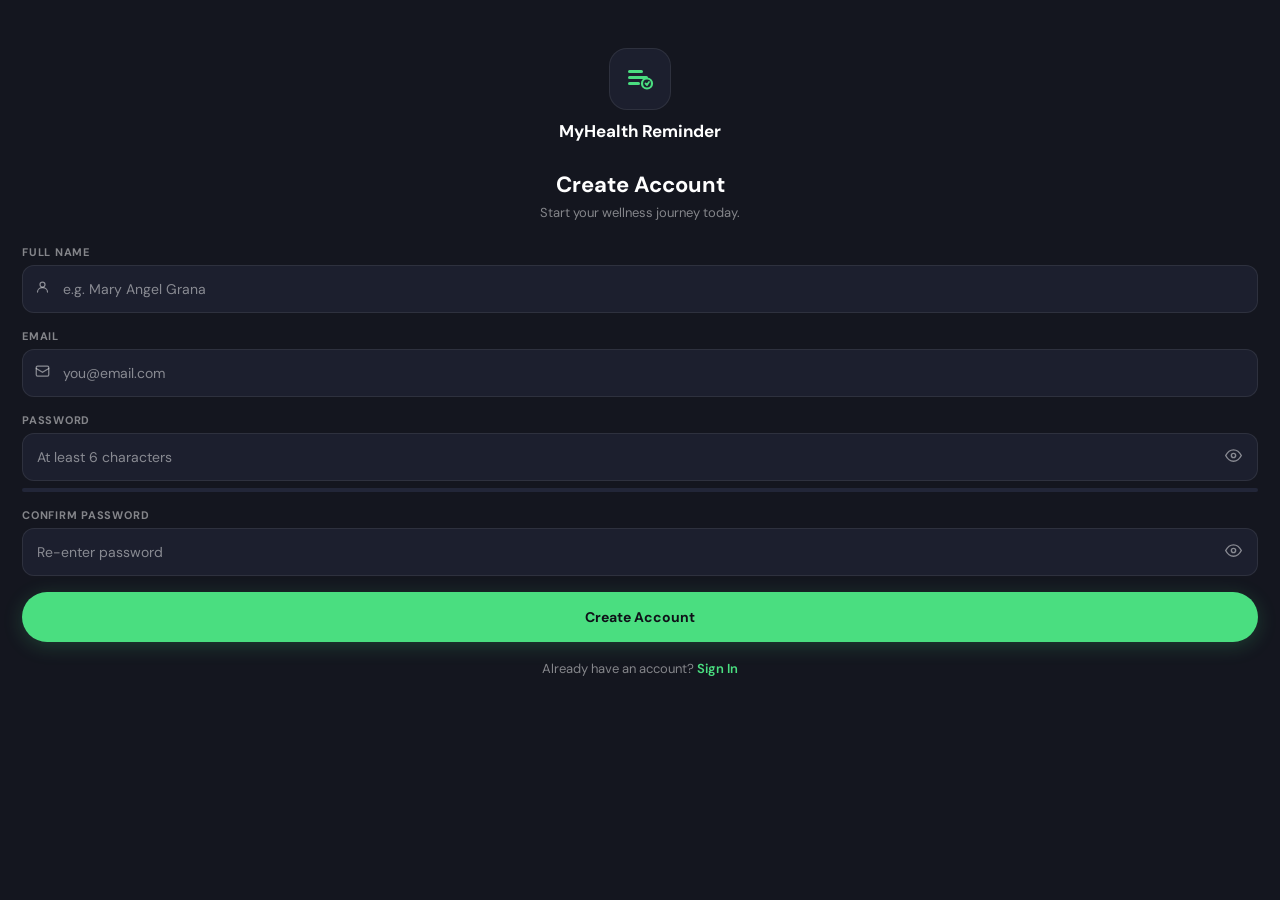
<file: signup.html>
<!DOCTYPE html>
<html lang="en">
<head>
  <meta charset="UTF-8"/>
  <meta name="viewport" content="width=device-width,initial-scale=1,maximum-scale=1,user-scalable=no"/>
  <title>Sign Up — MyHealth Reminder</title>
  <link rel="stylesheet" href="style.css"/>
  <link href="https://fonts.googleapis.com/css2?family=DM+Sans:wght@400;500;600;700&family=Plus+Jakarta+Sans:wght@400;500;600;700&display=swap" rel="stylesheet"/>
</head>
<body>
<div class="app">
  <div class="auth-screen">

    <div class="auth-logo">
      <div class="auth-logo-ico">
        <svg width="28" height="28" viewBox="0 0 28 28" fill="none">
          <rect x="2" y="5" width="15" height="3" rx="1.5" fill="currentColor"/>
          <rect x="2" y="11" width="20" height="3" rx="1.5" fill="currentColor"/>
          <rect x="2" y="17" width="12" height="3" rx="1.5" fill="currentColor"/>
          <circle cx="21" cy="18.5" r="5" stroke="currentColor" stroke-width="2.2"/>
          <path d="M19.5 18.5L21 20L23 17" stroke="currentColor" stroke-width="1.8" stroke-linecap="round" stroke-linejoin="round"/>
        </svg>
      </div>
      <span class="auth-app-nm">MyHealth Reminder</span>
    </div>

    <h1 class="auth-title">Create Account</h1>
    <p class="auth-sub">Start your wellness journey today.</p>

    <div class="auth-form">

      <div class="form-group">
        <label class="form-lbl">Full Name</label>
        <div class="input-icon-wrap">
          <span class="input-icon">
            <svg width="15" height="15" viewBox="0 0 24 24" fill="none"><circle cx="12" cy="8" r="4" stroke="currentColor" stroke-width="2"/><path d="M4 20c0-4 3.6-7 8-7s8 3 8 7" stroke="currentColor" stroke-width="2" stroke-linecap="round"/></svg>
          </span>
          <input class="form-input" id="fName" type="text" placeholder="e.g. Mary Angel Grana" autocomplete="name"/>
        </div>
        <p class="err-msg" id="nameErr">Please enter your full name.</p>
      </div>

      <div class="form-group">
        <label class="form-lbl">Email</label>
        <div class="input-icon-wrap">
          <span class="input-icon">
            <svg width="15" height="15" viewBox="0 0 24 24" fill="none"><rect x="2" y="4" width="20" height="16" rx="2" stroke="currentColor" stroke-width="2"/><path d="M2 8l10 6 10-6" stroke="currentColor" stroke-width="2" stroke-linecap="round"/></svg>
          </span>
          <input class="form-input" id="fEmail" type="email" inputmode="email" placeholder="you@email.com" autocomplete="email"/>
        </div>
        <p class="err-msg" id="emailErr">Please enter a valid email.</p>
      </div>

      <div class="form-group">
        <label class="form-lbl">Password</label>
        <div class="pw-wrap">
          <input class="form-input" id="fPass" type="password" placeholder="At least 6 characters" autocomplete="new-password" style="padding-right:46px"/>
          <button class="pw-tog" id="pwTog1" type="button">
            <svg width="17" height="17" viewBox="0 0 24 24" fill="none"><path d="M1 12s4-8 11-8 11 8 11 8-4 8-11 8-11-8-11-8z" stroke="currentColor" stroke-width="2"/><circle cx="12" cy="12" r="3" stroke="currentColor" stroke-width="2"/></svg>
          </button>
        </div>
        <div class="str-bar"><div class="str-fill" id="strFill"></div></div>
        <p class="str-txt" id="strTxt" style="color:var(--muted)"></p>
        <p class="err-msg" id="passErr">Password must be at least 6 characters.</p>
      </div>

      <div class="form-group">
        <label class="form-lbl">Confirm Password</label>
        <div class="pw-wrap">
          <input class="form-input" id="fPass2" type="password" placeholder="Re-enter password" autocomplete="new-password" style="padding-right:46px"/>
          <button class="pw-tog" id="pwTog2" type="button">
            <svg width="17" height="17" viewBox="0 0 24 24" fill="none"><path d="M1 12s4-8 11-8 11 8 11 8-4 8-11 8-11-8-11-8z" stroke="currentColor" stroke-width="2"/><circle cx="12" cy="12" r="3" stroke="currentColor" stroke-width="2"/></svg>
          </button>
        </div>
        <p class="err-msg" id="pass2Err">Passwords do not match.</p>
      </div>

      <button class="btn-primary" id="signupBtn">Create Account</button>

      <div class="auth-foot">
        Already have an account? <a id="goLogin">Sign In</a>
      </div>
    </div>
  </div>
</div>

<script src="data.js"></script>
<script>
  if (MH.auth.isLoggedIn()) { window.location.href = 'dashboard.html'; }

  document.getElementById('goLogin').onclick = function () { MH.go('login.html'); };

  /* Password toggles */
  document.getElementById('pwTog1').onclick = function () {
    var i = document.getElementById('fPass');
    i.type = i.type === 'password' ? 'text' : 'password';
  };
  document.getElementById('pwTog2').onclick = function () {
    var i = document.getElementById('fPass2');
    i.type = i.type === 'password' ? 'text' : 'password';
  };

  /* Strength meter */
  document.getElementById('fPass').oninput = function () {
    var v = this.value;
    var s = 0;
    if (v.length >= 6)          s++;
    if (v.length >= 10)         s++;
    if (/[A-Z]/.test(v))        s++;
    if (/[0-9]/.test(v))        s++;
    if (/[^A-Za-z0-9]/.test(v)) s++;
    var labels = ['','Weak','Fair','Good','Strong','Very strong'];
    var colors = ['','#F87171','#FBBF24','#60A5FA','#4ADE80','#4ADE80'];
    document.getElementById('strFill').style.width      = (s / 5 * 100) + '%';
    document.getElementById('strFill').style.background = colors[s] || '';
    document.getElementById('strTxt').textContent       = v ? labels[s] : '';
    document.getElementById('strTxt').style.color       = colors[s] || 'var(--muted)';
  };

  function doSignup() {
    var name  = document.getElementById('fName').value.trim();
    var email = document.getElementById('fEmail').value.trim();
    var pass  = document.getElementById('fPass').value;
    var pass2 = document.getElementById('fPass2').value;

    var errIds = ['nameErr','emailErr','passErr','pass2Err'];
    for (var ei = 0; ei < errIds.length; ei++) { document.getElementById(errIds[ei]).classList.remove('show'); }

    var ok = true;
    if (!name)                         { document.getElementById('nameErr').classList.add('show');  ok = false; }
    if (!email || email.indexOf('@') === -1) { document.getElementById('emailErr').classList.add('show'); ok = false; }
    if (pass.length < 6)               { document.getElementById('passErr').classList.add('show');  ok = false; }
    if (pass !== pass2)                { document.getElementById('pass2Err').classList.add('show'); ok = false; }
    if (!ok) return;

    var res = MH.auth.register(name, email, pass);
    if (!res.ok) {
      document.getElementById('emailErr').textContent = res.msg;
      document.getElementById('emailErr').classList.add('show');
      return;
    }
    MH.toast('Welcome, ' + name.split(' ')[0] + '! Account created.');
    setTimeout(function () { window.location.href = 'dashboard.html'; }, 600);
  }

  document.getElementById('signupBtn').onclick = function (e) {
    MH.ripple(e.currentTarget, e);
    doSignup();
  };

  var inputIds = ['fName','fEmail','fPass','fPass2'];
  for (var ii = 0; ii < inputIds.length; ii++) {
    (function(inputId){
      document.getElementById(inputId).onkeydown = function(e){ if(e.key==='Enter') doSignup(); };
    }(inputIds[ii]));
  }
</script>
</body>
</html>
</file>
<file: style.css>
/* ============================================
   MyHealth Reminder — style.css v4
   MIT App Inventor WebViewer ready
   ============================================ */

*, *::before, *::after { box-sizing: border-box; margin: 0; padding: 0; }

:root {
  --bg:       #14161F;
  --bg-card:  #1C1F2E;
  --bg-card2: #222638;
  --bg-input: #1C1F2E;
  --border:   rgba(255,255,255,0.08);
  --accent:   #4ADE80;
  --accent-d: #22C55E;
  --accent-g: rgba(74,222,128,0.13);
  --tag-hyd-bg:#92400E; --tag-hyd-fg:#FDE68A;
  --tag-med-bg:#1E3A8A; --tag-med-fg:#BFDBFE;
  --tag-exe-bg:#14532D; --tag-exe-fg:#BBF7D0;
  --text:     #FFFFFF;
  --muted:    rgba(255,255,255,0.48);
  --soft:     rgba(255,255,255,0.78);
  --font:     'DM Sans','Plus Jakarta Sans',system-ui,sans-serif;
  --r-sm:4px; --r-md:12px; --r-lg:16px; --r-xl:22px; --r-pill:50px;
  --ease:.22s cubic-bezier(0.4,0,0.2,1);
}

html, body {
  width: 100%; height: 100%;
  font-family: var(--font);
  background: var(--bg);
  color: var(--text);
  -webkit-text-size-adjust: 100%;
  overflow: hidden;
}

/* Root app container — fills viewport */
.app {
  display: flex;
  flex-direction: column;
  width: 100vw;
  height: 100vh;
  height: 100dvh;
  background: var(--bg);
  overflow: hidden;
}

/* Scrollable content region */
.screen {
  flex: 1;
  overflow-y: auto;
  overflow-x: hidden;
  -webkit-overflow-scrolling: touch;
  scrollbar-width: none;
}
.screen::-webkit-scrollbar { display: none; }

/* Inner padding wrapper used inside .screen */
.pad { padding: 0 16px 28px; }

/* ── Top bars ── */
.app-bar {
  display: flex; align-items: center; justify-content: space-between;
  padding: 14px 16px 10px; flex-shrink: 0; gap: 10px;
}
.app-bar-left  { display: flex; align-items: center; gap: 10px; flex: 1; min-width: 0; }
.app-bar-logo  {
  width: 36px; height: 36px; border-radius: 10px;
  background: var(--bg-card); border: 1px solid var(--border);
  display: flex; align-items: center; justify-content: center;
  color: var(--accent); flex-shrink: 0;
}
.app-bar-name  { font-size: 15px; font-weight: 700; color: var(--text); white-space: nowrap; overflow: hidden; text-overflow: ellipsis; }
.app-bar-title { font-size: 17px; font-weight: 700; color: var(--text); }

.back-bar {
  display: flex; align-items: center; gap: 10px;
  padding: 12px 16px 10px; flex-shrink: 0;
}
.back-btn {
  width: 34px; height: 34px; border-radius: 10px;
  background: var(--bg-card); border: 1px solid var(--border);
  display: flex; align-items: center; justify-content: center;
  color: var(--soft); cursor: pointer; flex-shrink: 0;
  transition: color var(--ease), border-color var(--ease);
}
.back-btn:hover  { color: var(--accent); border-color: rgba(74,222,128,.3); }
.back-title { font-size: 16px; font-weight: 700; color: var(--text); }

/* Icon button */
.icon-btn {
  width: 36px; height: 36px; border-radius: 10px;
  background: var(--bg-card); border: 1px solid var(--border);
  display: flex; align-items: center; justify-content: center;
  color: var(--muted); cursor: pointer; flex-shrink: 0;
  transition: color var(--ease), border-color var(--ease);
}
.icon-btn:hover { color: var(--accent); border-color: rgba(74,222,128,.3); }

/* ── Bottom Nav ── */
.bottom-nav {
  display: flex;
  background: var(--bg-card);
  border-top: 1px solid var(--border);
  flex-shrink: 0;
  padding-bottom: env(safe-area-inset-bottom, 0);
}
.nav-btn {
  flex: 1; display: flex; flex-direction: column;
  align-items: center; justify-content: center;
  padding: 10px 0 8px; gap: 3px;
  color: var(--muted); border: none; background: none;
  font-family: var(--font); cursor: pointer;
  transition: color var(--ease);
}
.nav-btn.active, .nav-btn:hover { color: var(--accent); }
.nav-lbl { font-size: 10px; font-weight: 600; }

/* ── Cards ── */
.card {
  background: var(--bg-card); border: 1px solid var(--border);
  border-radius: var(--r-lg); padding: 14px 16px;
}
.card + .card { margin-top: 14px; }

/* ── Section header ── */
.sec-hdr { font-size: 13px; font-weight: 700; color: var(--text); margin-bottom: 10px; }

/* ── Tags ── */
.tag {
  font-size: 10px; font-weight: 700;
  padding: 2px 9px; border-radius: var(--r-pill); white-space: nowrap;
}
.tag.hydration  { background: var(--tag-hyd-bg); color: var(--tag-hyd-fg); }
.tag.medication { background: var(--tag-med-bg); color: var(--tag-med-fg); }
.tag.exercise   { background: var(--tag-exe-bg); color: var(--tag-exe-fg); }

/* ── Reminder row ── */
.rem-row {
  display: flex; align-items: center; gap: 10px;
  padding: 11px 0; border-bottom: 1px solid var(--border);
}
.rem-row:last-child { border-bottom: none; }
.rem-ico {
  width: 32px; height: 32px; border-radius: var(--r-sm);
  display: flex; align-items: center; justify-content: center; flex-shrink: 0;
}
.rem-ico.hydration  { background:rgba(146,64,14,.28); color:#FCD34D; }
.rem-ico.medication { background:rgba(30,58,138,.28);  color:#93C5FD; }
.rem-ico.exercise   { background:rgba(20,83,45,.28);   color:var(--accent); }
.rem-name { font-size: 13px; font-weight: 600; color: var(--text); flex: 1; min-width: 0; overflow: hidden; text-overflow: ellipsis; white-space: nowrap; }
.rem-time { font-size: 11px; color: var(--muted); white-space: nowrap; }
.icon-del {
  background: none; border: none; color: var(--muted);
  cursor: pointer; padding: 4px; border-radius: 6px;
  transition: color var(--ease); flex-shrink: 0;
}
.icon-del:hover { color: #F87171; }

/* ── Checklist ── */
.chk-item {
  display: flex; align-items: center; gap: 12px;
  padding: 11px 0; border-bottom: 1px solid var(--border); cursor: pointer;
}
.chk-item:last-child { border-bottom: none; }
.chk-box {
  width: 20px; height: 20px; border-radius: 5px; flex-shrink: 0;
  border: 2px solid rgba(255,255,255,.28);
  display: flex; align-items: center; justify-content: center;
  transition: background var(--ease), border-color var(--ease);
}
.chk-box.done { background: var(--accent); border-color: var(--accent); }
.chk-lbl { font-size: 13px; color: var(--soft); transition: color var(--ease); flex: 1; }
.chk-lbl.done { text-decoration: line-through; color: var(--muted); }

/* ── Buttons ── */
.btn-primary {
  width: 100%; height: 50px; border: none; border-radius: var(--r-pill);
  background: var(--accent); color: #0F1118;
  font-family: var(--font); font-size: 14px; font-weight: 700;
  cursor: pointer; display: flex; align-items: center; justify-content: center; gap: 7px;
  transition: background var(--ease), transform var(--ease), box-shadow var(--ease);
  box-shadow: 0 4px 20px rgba(74,222,128,.2); position: relative; overflow: hidden;
}
.btn-primary:hover  { background: #6EF09A; box-shadow: 0 6px 28px rgba(74,222,128,.36); }
.btn-primary:active { transform: scale(.97); }
.btn-primary:disabled { opacity: .6; cursor: not-allowed; transform: none; }

.btn-outline {
  width: 100%; height: 48px; border-radius: var(--r-pill);
  border: 1.5px solid var(--accent); background: transparent;
  color: var(--accent); font-family: var(--font);
  font-size: 13.5px; font-weight: 700; cursor: pointer;
  display: flex; align-items: center; justify-content: center; gap: 7px;
  transition: background var(--ease), transform var(--ease);
  position: relative; overflow: hidden;
}
.btn-outline:hover  { background: var(--accent-g); }
.btn-outline:active { transform: scale(.97); }

.btn-ghost {
  width: 100%; height: 44px; border: none;
  background: none; color: #F87171;
  font-family: var(--font); font-size: 13.5px; font-weight: 600;
  cursor: pointer; transition: color var(--ease);
}
.btn-ghost:hover { color: #FCA5A5; }

/* ── Forms ── */
.form-group { margin-bottom: 16px; }
.form-lbl {
  display: block; font-size: 11px; font-weight: 700;
  color: var(--muted); letter-spacing: .07em;
  text-transform: uppercase; margin-bottom: 6px;
}
.form-input, .form-select {
  width: 100%; height: 48px;
  background: var(--bg-input); border: 1px solid var(--border);
  border-radius: var(--r-md); padding: 0 14px;
  color: var(--text); font-family: var(--font); font-size: 14px;
  outline: none; transition: border-color var(--ease);
  -webkit-appearance: none;
}
.form-input:focus, .form-select:focus { border-color: var(--accent); }
.form-input::placeholder { color: var(--muted); }
textarea.form-input { height: auto; padding-top: 12px; resize: none; line-height: 1.55; }
.form-select {
  cursor: pointer;
  background-image: url("data:image/svg+xml,%3Csvg width='12' height='8' viewBox='0 0 12 8' xmlns='http://www.w3.org/2000/svg'%3E%3Cpath d='M1 1L6 6L11 1' stroke='rgba(255,255,255,0.38)' stroke-width='1.8' stroke-linecap='round' fill='none'/%3E%3C/svg%3E");
  background-repeat: no-repeat; background-position: right 14px center;
  padding-right: 36px;
}
.form-select option { background: #1C1F2E; color: #fff; }
.input-icon-wrap { position: relative; }
.input-icon-wrap .input-icon {
  position: absolute; left: 13px; top: 50%; transform: translateY(-50%);
  color: var(--muted); pointer-events: none;
}
.input-icon-wrap .form-input { padding-left: 40px; }

.err-msg { font-size: 12px; color: #F87171; margin-top: 5px; display: none; }
.err-msg.show { display: block; }

/* Toggle pills */
.toggle-grp { display: flex; gap: 8px; flex-wrap: wrap; }
.tog-btn {
  padding: 8px 16px; border-radius: var(--r-pill);
  border: 1px solid var(--border);
  background: var(--bg-card2); color: var(--muted);
  font-family: var(--font); font-size: 12.5px; font-weight: 600;
  cursor: pointer; transition: all var(--ease);
}
.tog-btn.on { background: var(--accent); border-color: var(--accent); color: #0F1118; }
.tog-btn:hover:not(.on) { border-color: rgba(74,222,128,.4); color: var(--accent); }

/* Preset grid */
.preset-grid { display: grid; grid-template-columns: 1fr 1fr; gap: 10px; }
.preset-card {
  background: var(--bg-card2); border: 1.5px solid var(--border);
  border-radius: var(--r-md); padding: 12px 10px;
  cursor: pointer; transition: all var(--ease);
}
.preset-card.on { border-color: var(--accent); background: var(--accent-g); }
.preset-card:hover:not(.on) { border-color: rgba(74,222,128,.3); }
.preset-card-title { font-size: 12px; font-weight: 700; color: var(--text); margin-bottom: 3px; }
.preset-card-desc  { font-size: 10.5px; color: var(--muted); line-height: 1.5; }

/* Tone picker */
.tone-row {
  display: flex; align-items: center; justify-content: space-between;
  background: var(--bg-input); border: 1px solid var(--border);
  border-radius: var(--r-md); padding: 0 14px; height: 48px;
  cursor: pointer; transition: border-color var(--ease);
}
.tone-row:hover { border-color: var(--accent); }
.tone-left { display: flex; align-items: center; gap: 9px; color: var(--soft); font-size: 13.5px; }
.tone-opts {
  background: var(--bg-card2); border: 1px solid var(--border);
  border-radius: var(--r-md); overflow: hidden; display: none; margin-top: 4px;
}
.tone-opts.open { display: block; }
.tone-opt {
  display: flex; align-items: center; gap: 10px;
  padding: 12px 14px; cursor: pointer; font-size: 13px;
  color: var(--soft); border-bottom: 1px solid var(--border);
  transition: background var(--ease);
}
.tone-opt:last-child { border-bottom: none; }
.tone-opt:hover { background: rgba(255,255,255,.04); }
.tone-opt.sel { color: var(--accent); }
.tone-chk { margin-left: auto; color: var(--accent); }

/* Settings rows */
.sett-grp-lbl {
  font-size: 11px; font-weight: 700; color: var(--muted);
  text-transform: uppercase; letter-spacing: .07em;
  margin-bottom: 8px; padding: 0 2px;
}
.sett-row {
  display: flex; align-items: center; justify-content: space-between;
  background: var(--bg-card); border: 1px solid var(--border);
  padding: 13px 14px; cursor: pointer; transition: border-color var(--ease);
}
.sett-row:not(:last-of-type) { border-bottom: none; }
.sett-row:first-of-type { border-radius: var(--r-md) var(--r-md) 0 0; }
.sett-row:last-of-type  { border-radius: 0 0 var(--r-md) var(--r-md); }
.sett-row:only-child    { border-radius: var(--r-md); }
.sett-row:hover { border-color: rgba(74,222,128,.22); }
.sett-left { display: flex; align-items: center; gap: 10px; color: var(--soft); font-size: 13.5px; }
.sett-ico {
  width: 32px; height: 32px; border-radius: 8px;
  background: var(--bg-card2); display: flex;
  align-items: center; justify-content: center; color: var(--accent); flex-shrink: 0;
}
.sett-val { font-size: 12px; color: var(--muted); }
.chevron { color: var(--muted); flex-shrink: 0; }

/* Toggle switch */
.tog-sw {
  width: 42px; height: 24px; border-radius: 12px;
  background: var(--accent); position: relative; cursor: pointer;
  transition: background var(--ease); flex-shrink: 0;
}
.tog-sw::after {
  content: ''; position: absolute; top: 3px; right: 3px;
  width: 18px; height: 18px; border-radius: 50%;
  background: #0F1118; transition: transform var(--ease);
}
.tog-sw.off { background: rgba(255,255,255,.15); }
.tog-sw.off::after { transform: translateX(-18px); }

/* ── Overlay / bottom sheet ── */
.overlay {
  position: fixed; inset: 0; background: rgba(0,0,0,.65);
  display: flex; align-items: flex-end; justify-content: center;
  z-index: 100; opacity: 0; pointer-events: none;
  transition: opacity .25s ease;
}
.overlay.open { opacity: 1; pointer-events: all; }
.b-sheet {
  width: 100%; background: var(--bg-card);
  border-radius: 20px 20px 0 0; padding: 18px 18px 32px;
  transform: translateY(100%); transition: transform .3s cubic-bezier(.4,0,.2,1);
  max-height: 75vh; overflow-y: auto;
}
.overlay.open .b-sheet { transform: translateY(0); }
.sheet-handle {
  width: 36px; height: 4px; border-radius: 2px;
  background: rgba(255,255,255,.2); margin: 0 auto 16px;
}
.sheet-title { font-size: 15px; font-weight: 700; color: var(--text); margin-bottom: 14px; }
.sheet-item {
  display: flex; align-items: center; gap: 12px;
  padding: 13px 0; border-bottom: 1px solid var(--border);
  cursor: pointer; font-size: 13.5px; color: var(--soft);
  transition: color var(--ease);
}
.sheet-item:last-child { border-bottom: none; }
.sheet-item:hover { color: var(--accent); }
.sheet-item.danger { color: #F87171; }
.sheet-item.danger:hover { color: #FCA5A5; }

/* Modal */
.modal-overlay {
  position: fixed; inset: 0; background: rgba(0,0,0,.72);
  display: flex; align-items: center; justify-content: center;
  z-index: 200; opacity: 0; pointer-events: none;
  transition: opacity .25s; padding: 24px;
}
.modal-overlay.open { opacity: 1; pointer-events: all; }
.modal-box {
  width: 100%; max-width: 360px;
  background: var(--bg-card); border: 1px solid var(--border);
  border-radius: var(--r-xl); padding: 22px 18px;
  transform: scale(.95); transition: transform .25s;
}
.modal-overlay.open .modal-box { transform: scale(1); }
.modal-title { font-size: 16px; font-weight: 700; color: var(--text); margin-bottom: 16px; }

/* Empty state */
.empty-state {
  text-align: center; padding: 20px 16px;
  color: var(--muted); font-size: 12.5px; line-height: 1.7;
}
.empty-state b { color: var(--accent); font-weight: 600; }

/* Toast */
.toast {
  position: fixed; bottom: 80px; left: 50%; transform: translateX(-50%) translateY(12px);
  background: var(--bg-card2); border: 1px solid var(--border);
  border-radius: var(--r-pill); padding: 10px 20px;
  font-size: 13px; color: var(--text);
  opacity: 0; transition: opacity .3s, transform .3s;
  z-index: 300; white-space: nowrap; pointer-events: none;
}
.toast.show { opacity: 1; transform: translateX(-50%) translateY(0); }

/* Ripple */
.ripple {
  position: absolute; border-radius: 50%;
  background: rgba(255,255,255,.22);
  transform: scale(0); animation: rippleA .52s linear;
  pointer-events: none;
}
@keyframes rippleA { to { transform: scale(4); opacity: 0; } }

/* Animations */
@keyframes fadeUp   { from { opacity:0; transform:translateY(14px); } to { opacity:1; transform:translateY(0); } }
@keyframes fadeDown { from { opacity:0; transform:translateY(-14px); } to { opacity:1; transform:translateY(0); } }

/* Danger button */
.btn-danger {
  width: 100%; height: 46px;
  border: 1px solid rgba(248,113,113,.25); border-radius: var(--r-md);
  background: rgba(248,113,113,.08); color: #F87171;
  font-family: var(--font); font-size: 13.5px; font-weight: 600;
  cursor: pointer; transition: all var(--ease);
}
.btn-danger:hover { background: rgba(248,113,113,.16); border-color: rgba(248,113,113,.45); }

/* Password toggle */
.pw-wrap { position: relative; }
.pw-tog {
  position: absolute; right: 12px; top: 50%; transform: translateY(-50%);
  background: none; border: none; color: var(--muted); cursor: pointer;
  padding: 4px; transition: color var(--ease);
}
.pw-tog:hover { color: var(--accent); }

/* Strength bar */
.str-bar { height: 4px; border-radius: 2px; background: var(--bg-card2); margin-top: 7px; overflow: hidden; }
.str-fill { height: 100%; border-radius: 2px; width: 0; transition: width .3s, background .3s; }
.str-txt  { font-size: 11px; margin-top: 4px; }

/* Auth layout */
.auth-screen {
  flex: 1; display: flex; flex-direction: column;
  align-items: center; padding: 48px 22px 32px;
  overflow-y: auto; -webkit-overflow-scrolling: touch;
}
.auth-logo {
  display: flex; flex-direction: column; align-items: center; gap: 10px;
  margin-bottom: 28px;
}
.auth-logo-ico {
  width: 62px; height: 62px; border-radius: 18px;
  background: var(--bg-card); border: 1px solid var(--border);
  display: flex; align-items: center; justify-content: center; color: var(--accent);
}
.auth-app-nm { font-size: 17px; font-weight: 700; color: var(--text); }
.auth-title  { font-size: 22px; font-weight: 700; color: var(--text); margin-bottom: 5px; text-align: center; }
.auth-sub    { font-size: 13px; color: var(--muted); margin-bottom: 24px; text-align: center; }
.auth-form   { width: 100%; }
.divider {
  display: flex; align-items: center; gap: 12px; margin: 16px 0;
  font-size: 12px; color: var(--muted);
}
.divider::before, .divider::after { content:''; flex:1; height:1px; background:var(--border); }
.auth-foot { margin-top:18px; text-align:center; font-size:13px; color:var(--muted); }
.auth-foot a { color:var(--accent); font-weight:600; cursor:pointer; text-decoration:none; }
.auth-foot a:hover { text-decoration:underline; }

/* Progress screen specific */
.ring-wrap { position:relative; width:80px; height:80px; }
.ring-wrap svg { transform:rotate(-90deg); }
.ring-track { fill:none; stroke:#1A4730; stroke-width:8; }
.ring-fill  { fill:none; stroke:var(--accent); stroke-width:8; stroke-linecap:round; transition:stroke-dashoffset 1s cubic-bezier(.4,0,.2,1); }
.ring-lbl   { position:absolute; inset:0; display:flex; flex-direction:column; align-items:center; justify-content:center; }
.ring-pct   { font-size:16px; font-weight:700; color:var(--text); line-height:1; }
.ring-sub2  { font-size:9px; color:var(--muted); margin-top:1px; }
</file>
